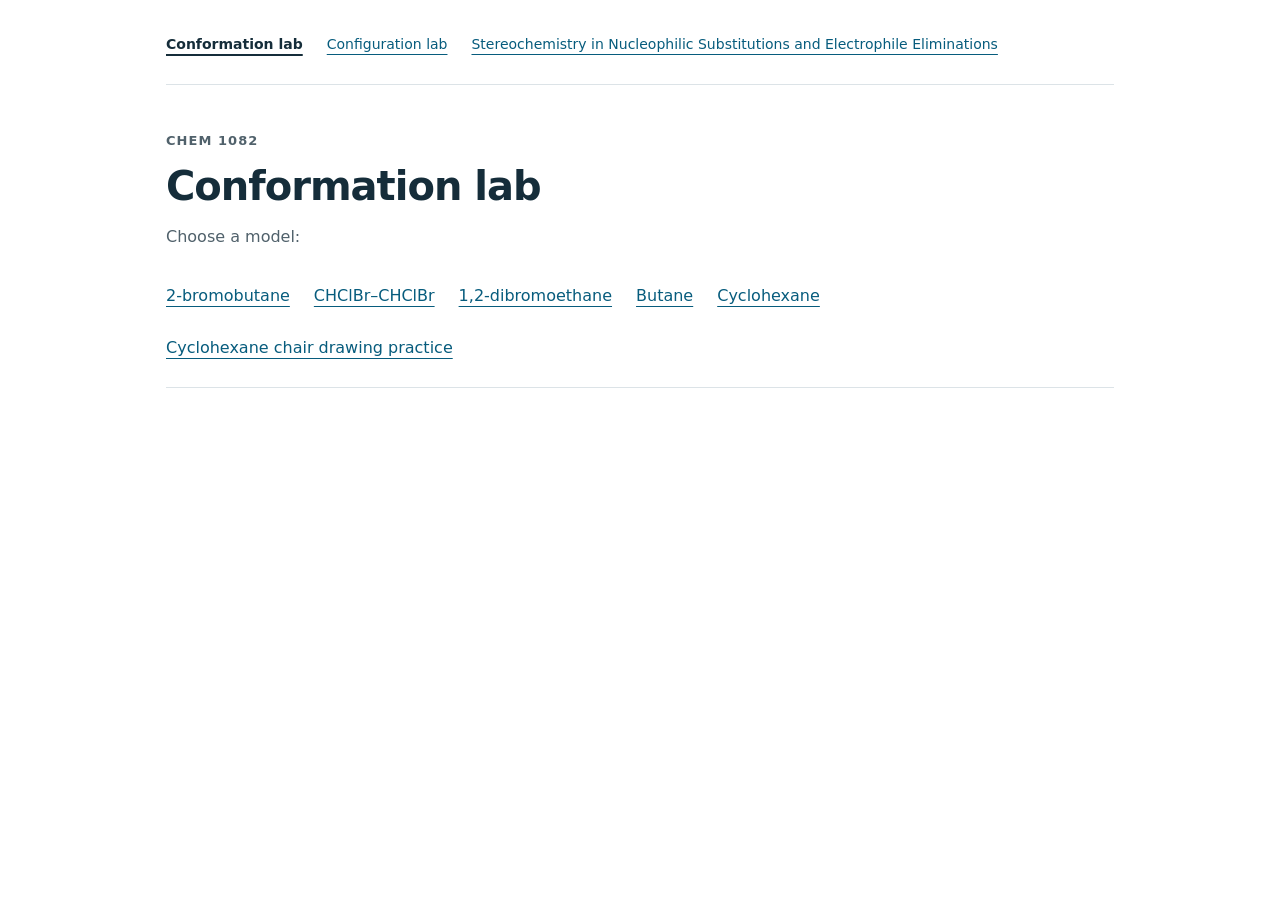
<file: index.html>
<!doctype html>
<html lang="en">
<head>
<meta charset="utf-8">
<meta name="viewport" content="width=device-width, initial-scale=1">
<meta name="description" content="Explore interactive molecular models and cyclohexane chair drawing practice for the CHEM 1082 conformation lab.">
<title>Conformation lab · CHEM 1082</title>
<style>
:root{color-scheme:light dark;--bg:light-dark(#fff,#181818);--text:light-dark(#152d3a,#edf3f6);--muted:light-dark(#50616b,#b5c1c8);--line:light-dark(#dce3e7,#424b50);--accent:light-dark(#075c7d,#88d7f4)}
*{box-sizing:border-box}body{max-width:980px;margin:0 auto;padding:1rem;background:var(--bg);color:var(--text);font-family:system-ui,sans-serif;line-height:1.6}a{color:var(--accent);text-underline-offset:5px}a:focus-visible{outline:2px solid currentColor;outline-offset:5px}.intro{padding:28px 0 18px}.course{font-size:13px;letter-spacing:.08em;font-weight:600;color:var(--muted);margin:0 0 10px}h1{font-size:clamp(28px,4.5vw,40px);line-height:1.2;font-weight:600;letter-spacing:-.025em;margin:0 0 14px}.intro>p:last-child{margin:0;color:var(--muted)}.model-nav{display:flex;flex-wrap:wrap;gap:8px 24px;align-items:center;padding:6px 0 18px;border-bottom:1px solid var(--line)}.model-nav a{display:inline-flex;align-items:center;min-height:44px;font-size:16px}@media(max-width:600px){.intro{padding-top:20px}.model-nav{align-items:flex-start;flex-direction:column;gap:8px}}
.lab-nav{display:flex;flex-wrap:wrap;gap:8px 24px;align-items:center;padding:6px 0 18px;margin:0 0 18px;border-bottom:1px solid var(--line)}.lab-nav a{display:inline-flex;align-items:center;min-height:44px;font-size:14px;min-width:0;max-width:100%;overflow-wrap:anywhere}.lab-nav a[aria-current="page"]{color:inherit;text-decoration-thickness:2px;font-weight:600}
</style>
</head>
<body>
<nav class="lab-nav" aria-label="Stereochemistry labs"><a href="./index.html" aria-current="page">Conformation lab</a><a href="./configuration.html">Configuration lab</a><a href="./substitutions-eliminations.html">Stereochemistry in Nucleophilic Substitutions and Electrophile Eliminations</a></nav>
<main>
<header class="intro"><p class="course">CHEM 1082</p><h1>Conformation lab</h1><p>Choose a model:</p></header>
<nav class="model-nav" aria-label="Interactive molecular models">
<a href="./bromobutane.html">2-bromobutane</a>
<a href="./newman.html">CHClBr–CHClBr</a>
<a href="./dibromoethane.html">1,2-dibromoethane</a>
<a href="./butane.html">Butane</a>
<a href="./cyclohexane.html">Cyclohexane</a>
<a href="./chair-practice.html">Cyclohexane chair drawing practice</a>
</nav>
</main>
</body>
</html>
</file>
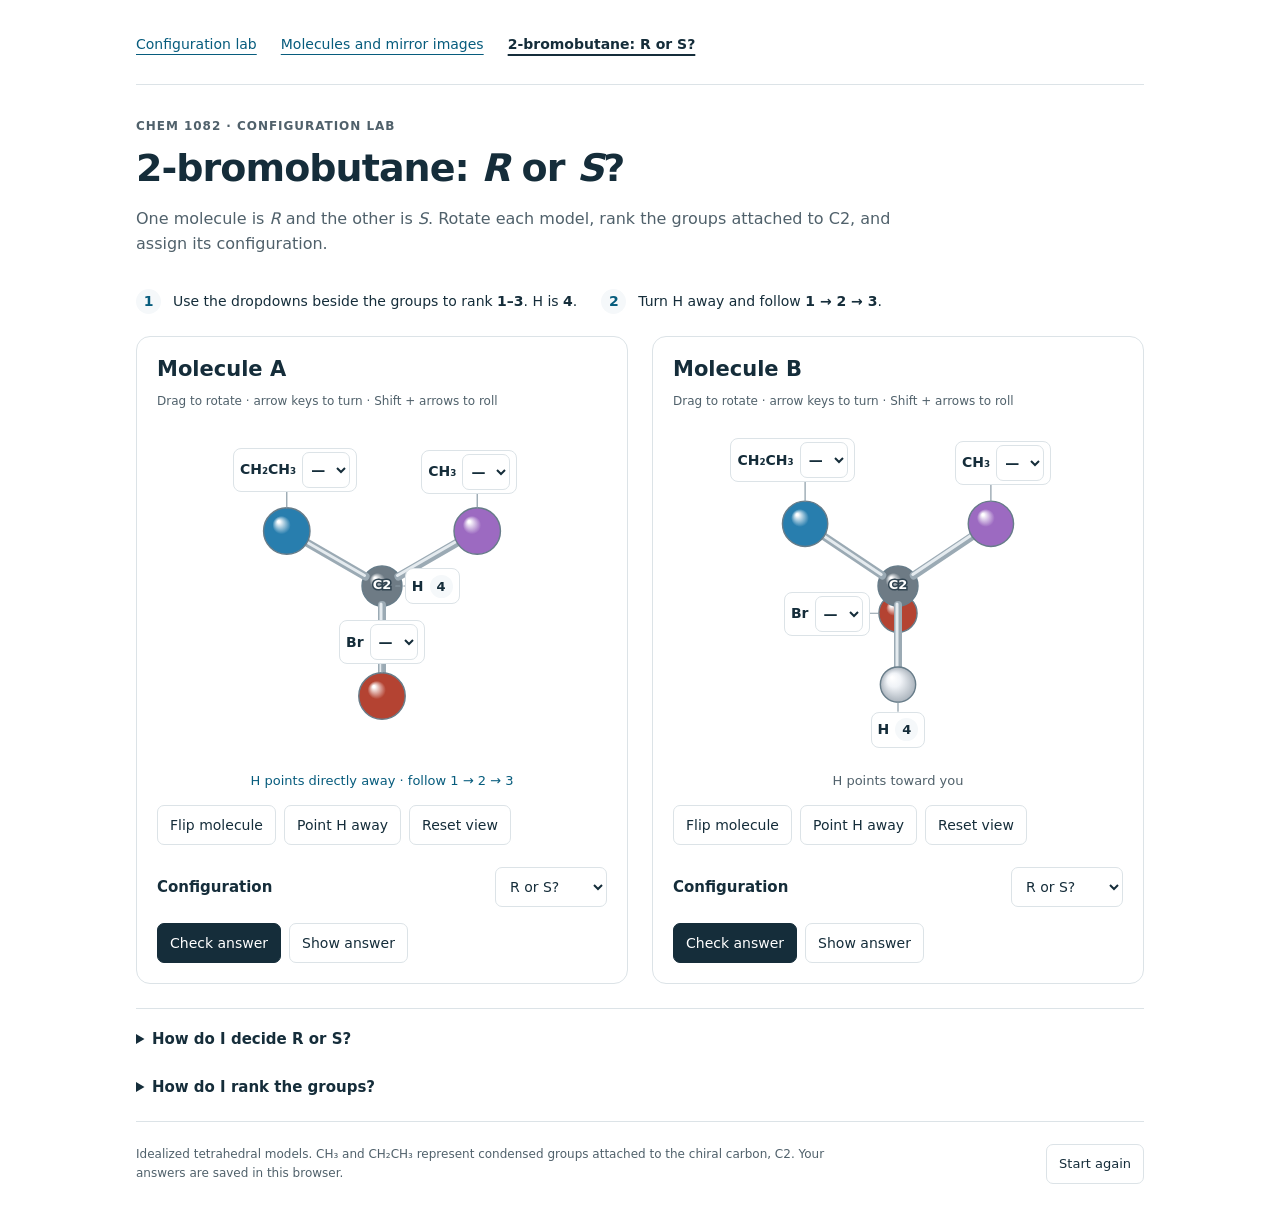
<file: bromobutane-rs.html>
<!doctype html>
<html lang="en">
<head>
<meta charset="utf-8">
<meta name="viewport" content="width=device-width, initial-scale=1">
<meta name="description" content="Rotate the R and S enantiomers of 2-bromobutane, rank the groups around C2, and practice assigning absolute configuration.">
<title>2-bromobutane: R or S? · Configuration lab</title>
<link rel="stylesheet" href="./bromobutane-rs.css?v=3">
<script src="./bromobutane-rs-core.js" defer></script>
<script src="./bromobutane-rs.js?v=4" defer></script>
</head>
<body>
<nav class="lab-nav" aria-label="Configuration lab navigation">
  <a href="./configuration.html">Configuration lab</a>
  <a href="./mirror-images.html">Molecules and mirror images</a>
  <a href="./bromobutane-rs.html" aria-current="page">2-bromobutane: R or S?</a>
</nav>
<main>
<header class="intro">
  <p class="course">CHEM 1082 · CONFIGURATION LAB</p>
  <h1>2-bromobutane: <i>R</i> or <i>S</i>?</h1>
  <p>One molecule is <i>R</i> and the other is <i>S</i>. Rotate each model, rank the groups attached to C2, and assign its configuration.</p>
</header>
<div class="instructions"><span class="step">1</span><span>Use the dropdowns beside the groups to rank <strong>1–3</strong>. H is <strong>4</strong>.</span><span class="step">2</span><span>Turn H away and follow <strong>1 → 2 → 3</strong>.</span></div>
<div class="molecule-grid" id="molecule-grid"></div>
<section class="help" aria-label="Configuration help">
  <details><summary>How do I decide R or S?</summary>
    <p>With the lowest-priority group, H, pointing away from you, follow 1 → 2 → 3. Clockwise is <i>R</i>; counterclockwise is <i>S</i>. A flip rotates the entire model, so its configuration stays the same.</p>
  </details>
  <details><summary>How do I rank the groups?</summary>
    <p>Start with the atom directly bonded to C2: a higher atomic number gives a higher priority. If two groups begin with the same atom, compare the atoms attached to those atoms, in decreasing atomic number, until you find a difference. Exclude the bond back to C2.</p>
    <p><a href="https://openstax.org/books/organic-chemistry/pages/5-5-sequence-rules-for-specifying-configuration" target="_blank" rel="noopener noreferrer">Cahn–Ingold–Prelog sequence rules · OpenStax</a></p>
  </details>
</section>
<footer><p>Idealized tetrahedral models. CH₃ and CH₂CH₃ represent condensed groups attached to the chiral carbon, C2. Your answers are saved in this browser.</p><button type="button" id="start-again">Start again</button></footer>
<noscript><p>Enable JavaScript to rotate the molecules and check your answers.</p></noscript>
</main>
</body>
</html>
</file>
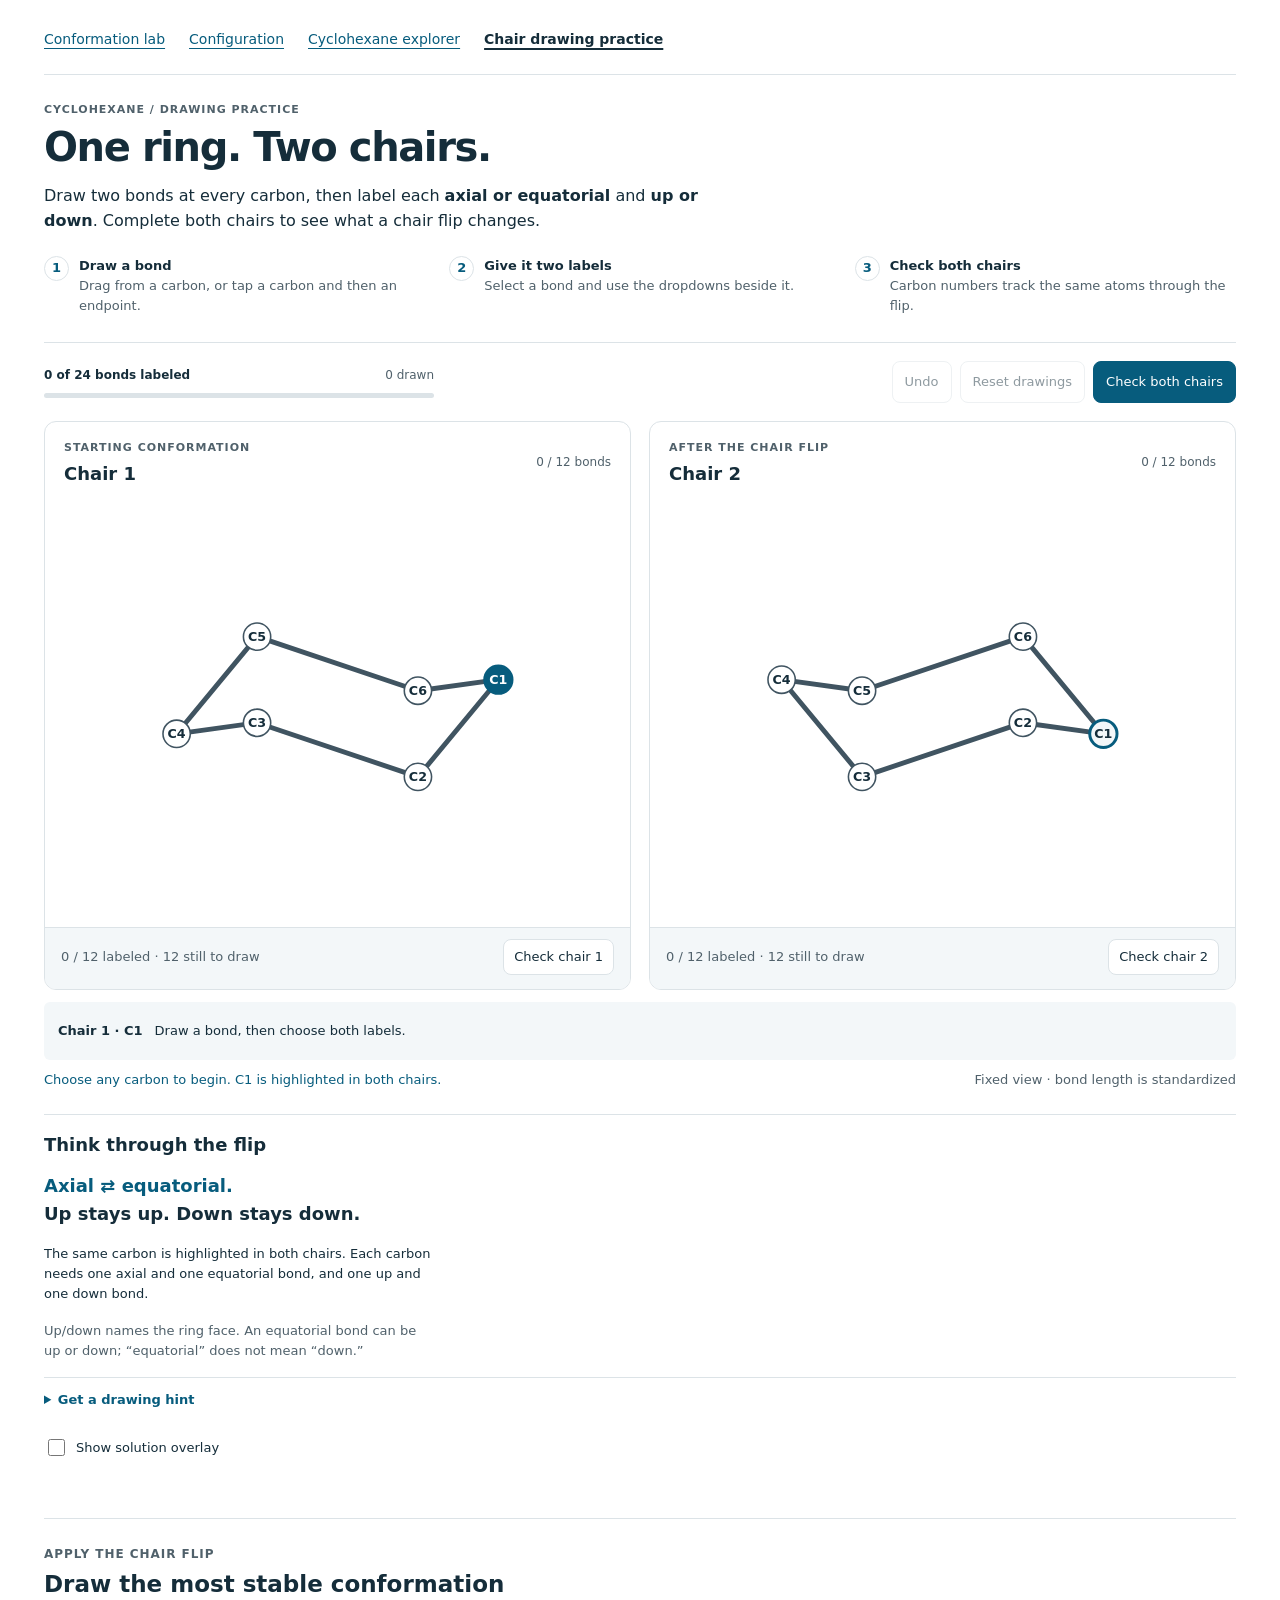
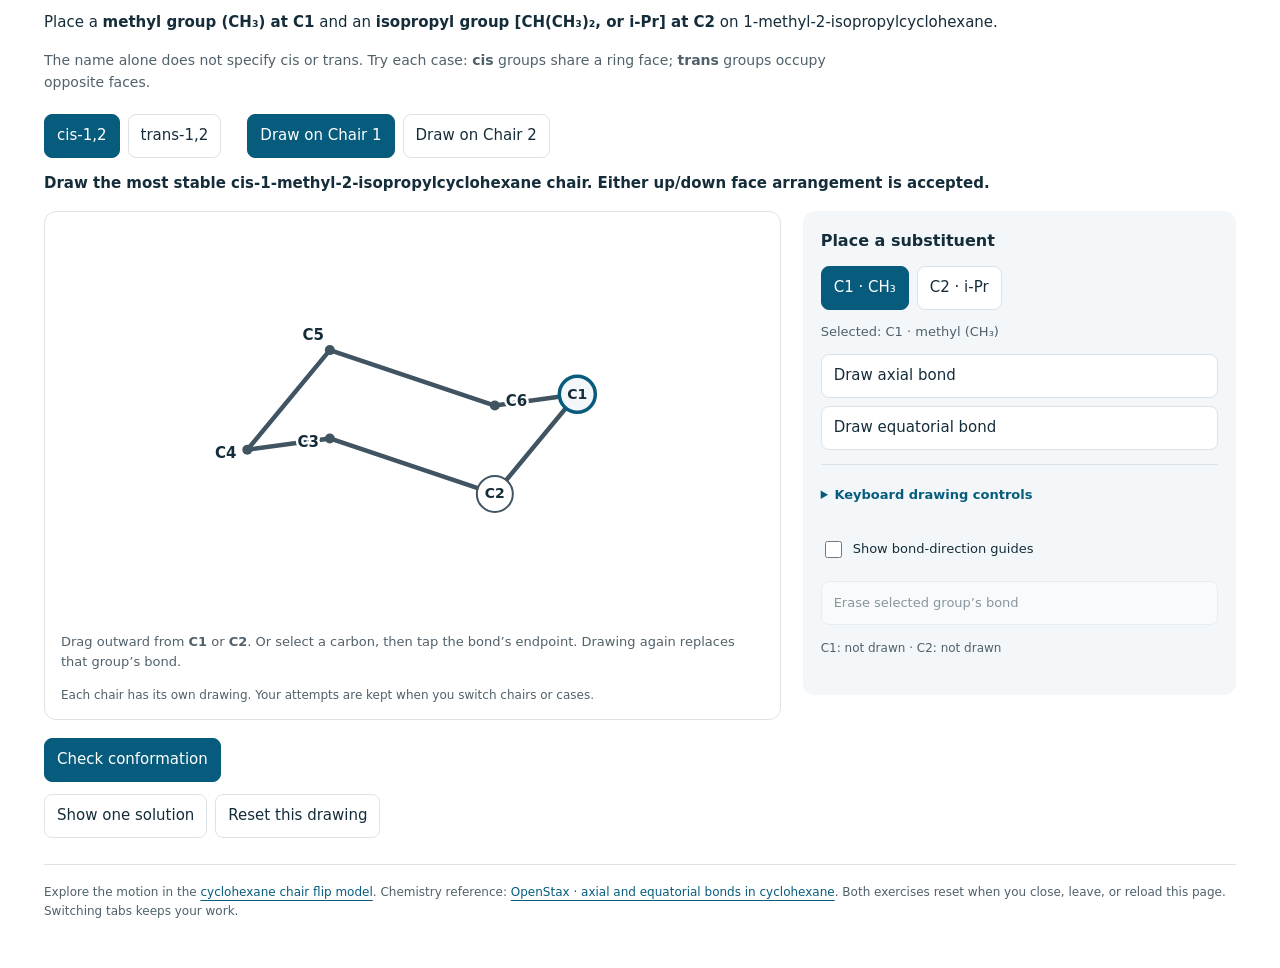
<file: chair-practice.html>
<!doctype html>
<html lang="en">
<head>
  <meta charset="utf-8">
  <meta name="viewport" content="width=device-width, initial-scale=1">
  <meta name="description" content="Draw and label the axial and equatorial bonds in both cyclohexane chair conformations, with interactive feedback.">
  <title>Cyclohexane · Draw the chair bonds</title>
  <link rel="stylesheet" href="./chair-practice.css?v=20261016-adjacent">
  <link rel="stylesheet" href="./practice-question.css?v=20261016-adjacent">
  <script defer src="./chair-core.js"></script>
  <script defer src="./chair-practice.js?v=20261019-reset"></script>
  <script defer src="./practice-question.js?v=20261019-reset"></script>
</head>
<body>
<nav class="model-nav" aria-label="Stereochemistry models">
  <a href="./index.html">Conformation lab</a>
  <a href="./configuration.html">Configuration</a>
  <a href="./cyclohexane.html">Cyclohexane explorer</a>
  <a href="./chair-practice.html" aria-current="page">Chair drawing practice</a>
</nav>
<main id="chair-practice">
  <header class="intro">
    <p class="eyebrow">Cyclohexane / drawing practice</p>
    <h1>One ring. Two chairs.</h1>
    <p>Draw two bonds at every carbon, then label each <strong>axial or equatorial</strong> and <strong>up or down</strong>. Complete both chairs to see what a chair flip changes.</p>
  </header>
  <ol class="steps" aria-label="How to practice">
    <li><span>1</span><div><strong>Draw a bond</strong><br>Drag from a carbon, or tap a carbon and then an endpoint.</div></li>
    <li><span>2</span><div><strong>Give it two labels</strong><br>Select a bond and use the dropdowns beside it.</div></li>
    <li><span>3</span><div><strong>Check both chairs</strong><br>Carbon numbers track the same atoms through the flip.</div></li>
  </ol>
  <div class="practice-toolbar">
    <div class="progress-block"><div><strong id="overall-progress">0 of 24 bonds labeled</strong><span id="drawn-progress">0 drawn</span></div><progress id="completion-progress" max="24" value="0" aria-label="Bonds drawn and labeled">0 of 24</progress></div>
    <div class="toolbar-actions"><button type="button" id="undo" disabled>Undo</button><button type="button" id="reset">Reset drawings</button><button type="button" id="check-both" class="primary">Check both chairs</button></div>
  </div>
  <div class="drawing-grid">
    <section class="chair-panel" aria-labelledby="chair-0-heading">
      <div class="panel-heading"><div><p class="eyebrow">Starting conformation</p><h2 id="chair-0-heading">Chair 1</h2></div><span id="chair-0-progress" class="panel-count">0 / 12 bonds</span></div>
      <div class="chair-stage">
        <svg id="chair-0" class="chair-canvas" viewBox="0 0 600 420" role="group" aria-labelledby="chair-0-title chair-0-description"><title id="chair-0-title">Chair 1 bond drawing</title><desc id="chair-0-description">Choose C1 through C6 and draw two bonds at each carbon. Select a bond to open its label dropdowns beside the drawing. Use Enter or Space to select a carbon or bond.</desc><g class="drawing"></g></svg>
        <svg id="bond-label-leader" class="bond-label-leader" aria-hidden="true" hidden><line></line></svg>
        <div id="bond-label-editor" class="bond-label-editor" role="group" aria-labelledby="bond-label-heading" hidden>
          <div class="bond-label-heading"><strong id="bond-label-heading">C1 · bond A</strong><div class="bond-label-actions"><button type="button" id="delete-bond" class="delete-bond" aria-label="Delete selected bond">Delete</button><button type="button" id="close-bond-labels" aria-label="Close bond labels">×</button></div></div>
          <div class="bond-label-fields">
            <label for="inline-type-select">Orientation<select id="inline-type-select"><option value="">Choose…</option><option value="axial">Axial</option><option value="equatorial">Equatorial</option></select></label>
            <label for="inline-face-select">Ring face<select id="inline-face-select"><option value="">Choose…</option><option value="up">Up</option><option value="down">Down</option></select></label>
          </div>
        </div>
      </div>
      <div class="panel-bottom"><span id="chair-0-feedback" class="small muted">Draw two bonds at each carbon.</span><button type="button" data-check="0" class="compact">Check chair 1</button></div>
    </section>
    <section class="chair-panel" aria-labelledby="chair-1-heading">
      <div class="panel-heading"><div><p class="eyebrow">After the chair flip</p><h2 id="chair-1-heading">Chair 2</h2></div><span id="chair-1-progress" class="panel-count">0 / 12 bonds</span></div>
      <div class="chair-stage"><svg id="chair-1" class="chair-canvas" viewBox="0 0 600 420" role="group" aria-labelledby="chair-1-title chair-1-description"><title id="chair-1-title">Chair 2 bond drawing</title><desc id="chair-1-description">The same six numbered carbons in the flipped chair. Draw and label two bonds independently at each carbon. Select a bond to open its label dropdowns beside the drawing.</desc><g class="drawing"></g></svg></div>
      <div class="panel-bottom"><span id="chair-1-feedback" class="small muted">Draw two bonds at each carbon.</span><button type="button" data-check="1" class="compact">Check chair 2</button></div>
    </section>
  </div>
  <div id="bond-feedback" class="bond-feedback" aria-live="polite"><strong id="selected-description">Chair 1 · C1</strong><strong id="bond-result-label" hidden></strong><span id="bond-feedback-message">Draw a bond, then choose both labels.</span></div>
  <section id="review-section" class="review-section" aria-labelledby="review-heading" hidden><div class="panel-heading"><h2 id="review-heading">Your feedback</h2><p id="review-summary" class="small"></p></div><p class="small muted">Choose a carbon below to inspect its bonds. Direction, orientation label, and face label are checked separately.</p><div id="review-grid" class="review-grid"></div></section>
  <div class="drawing-caption"><p id="drawing-status" role="status" aria-live="polite">Choose any carbon to begin. C1 is highlighted in both chairs.</p><span class="small muted">Fixed view · bond length is standardized</span></div>
  <section class="learning-panel" aria-labelledby="learning-heading">
      <h2 id="learning-heading">Think through the flip</h2>
      <p><strong>Axial ⇄ equatorial.</strong><br><strong>Up stays up. Down stays down.</strong></p>
      <p class="small">The same carbon is highlighted in both chairs. Each carbon needs one axial and one equatorial bond, and one up and one down bond.</p>
      <p class="small muted">Up/down names the ring face. An equatorial bond can be up or down; “equatorial” does not mean “down.”</p>
      <details id="hint"><summary>Get a drawing hint</summary><p class="small">The six axial bonds are parallel and alternate up/down around the ring. Equatorial bonds point outward, roughly along an extension of a nearby C–C bond. At the same carbon, the equatorial bond is on the opposite face from its axial bond.</p></details>
      <label class="solution-toggle"><input type="checkbox" id="show-solution">Show solution overlay</label>
      <p id="solution-note" class="small muted" hidden>Dashed lines show the correct directions. Select a carbon to see its answer labels. Your drawings remain underneath.</p>
      <p id="flip-comparison" class="comparison" hidden></p>
  </section>
  <section id="substituent-practice"></section>
  <p class="references">Explore the motion in the <a href="./cyclohexane.html">cyclohexane chair flip model</a>. Chemistry reference: <a href="https://openstax.org/books/organic-chemistry/pages/4-6-axial-and-equatorial-bonds-in-cyclohexane" target="_blank" rel="noopener">OpenStax · axial and equatorial bonds in cyclohexane</a>. Both exercises reset when you close, leave, or reload this page. Switching tabs keeps your work.</p>
  <noscript><p>This exercise needs JavaScript to draw and check bonds. Enable JavaScript and reload the page.</p></noscript>
</main>
</body>
</html>
</file>
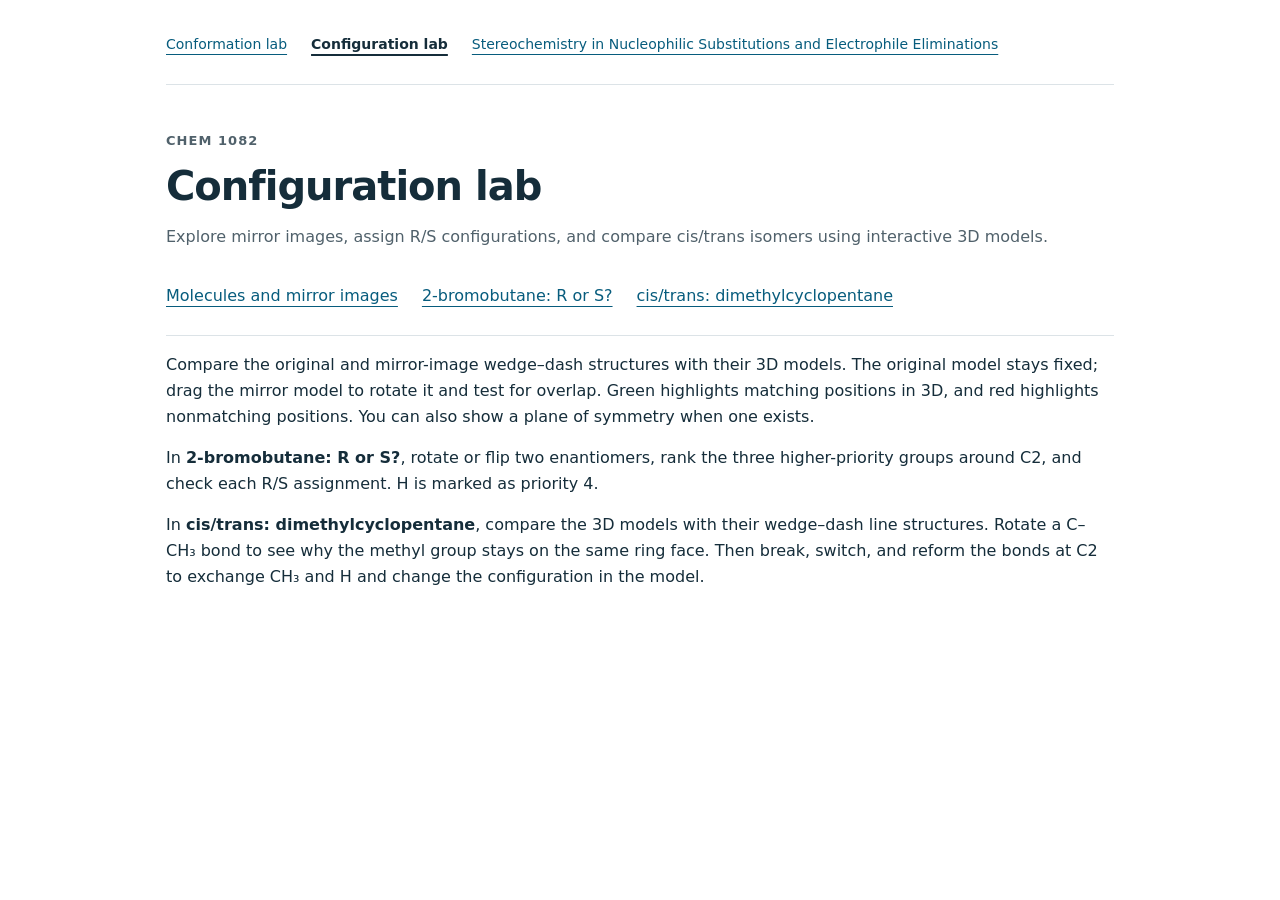
<file: configuration.html>
<!doctype html>
<html lang="en">
<head>
<meta charset="utf-8">
<meta name="viewport" content="width=device-width, initial-scale=1">
<meta name="description" content="CHEM 1082 configuration lab: explore mirror images, practice R/S assignments, and compare cis/trans dimethylcyclopentane with interactive 3D models and wedge–dash structures.">
<title>Configuration lab · CHEM 1082</title>
<style>
:root{color-scheme:light dark;--bg:light-dark(#fff,#181818);--text:light-dark(#152d3a,#edf3f6);--muted:light-dark(#50616b,#b5c1c8);--line:light-dark(#dce3e7,#424b50);--accent:light-dark(#075c7d,#88d7f4)}
*{box-sizing:border-box}body{max-width:980px;margin:0 auto;padding:1rem;background:var(--bg);color:var(--text);font-family:system-ui,sans-serif;line-height:1.6}a{color:var(--accent);text-underline-offset:5px}a:focus-visible{outline:2px solid currentColor;outline-offset:5px}.intro{padding:28px 0 18px}.course{font-size:13px;letter-spacing:.08em;font-weight:600;color:var(--muted);margin:0 0 10px}h1{font-size:clamp(28px,4.5vw,40px);line-height:1.2;font-weight:600;letter-spacing:-.025em;margin:0 0 14px}.intro>p:last-child{margin:0;color:var(--muted)}.model-nav{display:flex;flex-wrap:wrap;gap:8px 24px;align-items:center;padding:6px 0 18px;border-bottom:1px solid var(--line)}.model-nav a{display:inline-flex;align-items:center;min-height:44px;font-size:16px}@media(max-width:600px){.intro{padding-top:20px}.model-nav{align-items:flex-start;flex-direction:column;gap:8px}}
.lab-nav{display:flex;flex-wrap:wrap;gap:8px 24px;align-items:center;padding:6px 0 18px;margin:0 0 18px;border-bottom:1px solid var(--line)}.lab-nav a{display:inline-flex;align-items:center;min-height:44px;font-size:14px;min-width:0;max-width:100%;overflow-wrap:anywhere}.lab-nav a[aria-current="page"]{color:inherit;text-decoration-thickness:2px;font-weight:600}
</style>
</head>
<body>
<nav class="lab-nav" aria-label="Stereochemistry labs"><a href="./index.html">Conformation lab</a><a href="./configuration.html" aria-current="page">Configuration lab</a><a href="./substitutions-eliminations.html">Stereochemistry in Nucleophilic Substitutions and Electrophile Eliminations</a></nav>
<main>
<header class="intro"><p class="course">CHEM 1082</p><h1>Configuration lab</h1><p>Explore mirror images, assign R/S configurations, and compare cis/trans isomers using interactive 3D models.</p></header>
<nav class="model-nav" aria-label="Configuration models"><a href="./mirror-images.html">Molecules and mirror images</a><a href="./bromobutane-rs.html">2-bromobutane: R or S?</a><a href="./dimethylcyclopentane.html">cis/trans: dimethylcyclopentane</a></nav>
<p>Compare the original and mirror-image wedge–dash structures with their 3D models. The original model stays fixed; drag the mirror model to rotate it and test for overlap. Green highlights matching positions in 3D, and red highlights nonmatching positions. You can also show a plane of symmetry when one exists.</p>
<p>In <strong>2-bromobutane: R or S?</strong>, rotate or flip two enantiomers, rank the three higher-priority groups around C2, and check each R/S assignment. H is marked as priority 4.</p>
<p>In <strong>cis/trans: dimethylcyclopentane</strong>, compare the 3D models with their wedge–dash line structures. Rotate a C–CH₃ bond to see why the methyl group stays on the same ring face. Then break, switch, and reform the bonds at C2 to exchange CH₃ and H and change the configuration in the model.</p>
</main>
</body>
</html>
</file>
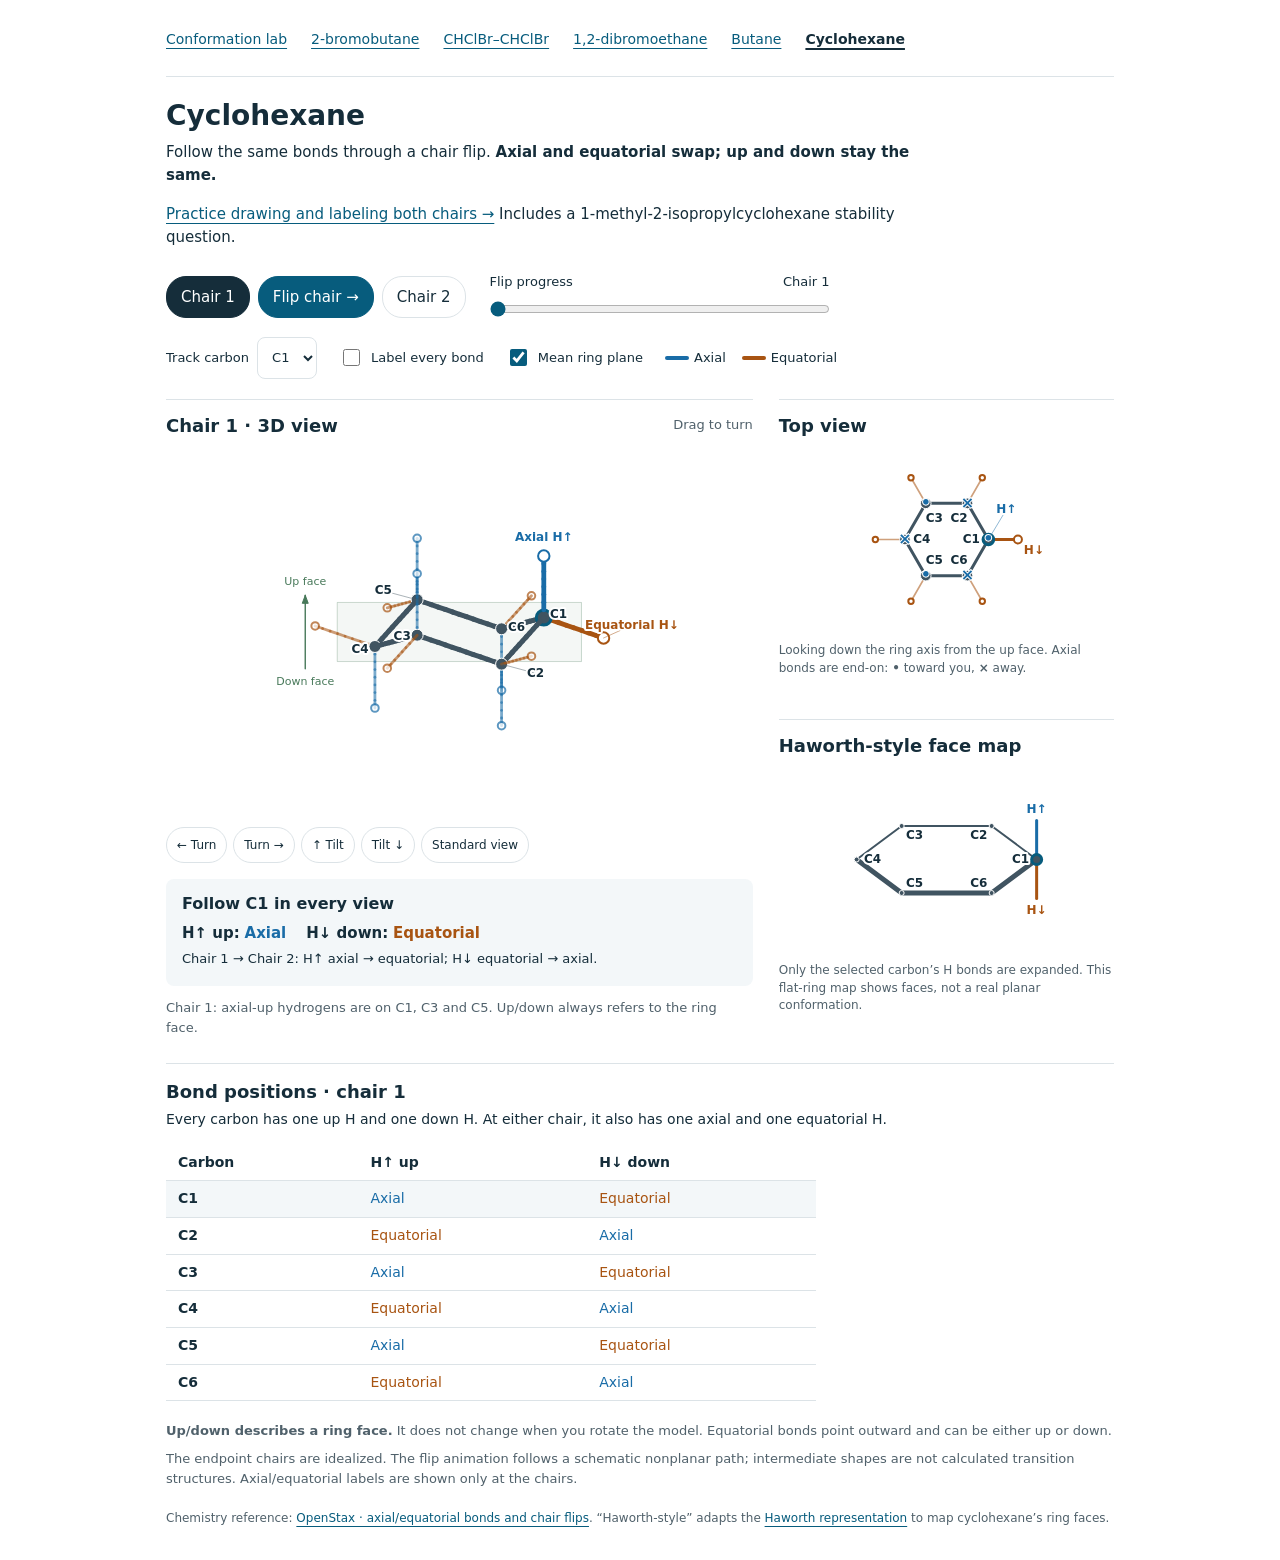
<file: cyclohexane.html>
<!doctype html>
<html lang="en">
<head>
<meta charset="utf-8">
<meta name="viewport" content="width=device-width, initial-scale=1">
<meta name="description" content="Explore cyclohexane chair flips, axial and equatorial bonds, up and down ring faces, and linked top and Haworth-style views.">
<title>Cyclohexane · Chair flip lab</title>
<style>
:root{color-scheme:light dark;--bg:light-dark(#fff,#181818);--ink:light-dark(#152d3a,#edf3f6);--muted:light-dark(#50616b,#b5c1c8);--line:light-dark(#dce3e7,#424b50);--link:light-dark(#075c7d,#88d7f4);--ax:light-dark(#196ca7,#7cc7ff);--eq:light-dark(#a85412,#ffb774);--move:light-dark(#687782,#b4c2cc);--soft:light-dark(#f3f7f9,#222a2e);--carbon:light-dark(#405461,#b8c7d0);--hydrogen:light-dark(#fff,#29343b);--face:light-dark(#48795a,#a6d3b0)}
*{box-sizing:border-box}body{max-width:980px;margin:0 auto;padding:1rem;background:var(--bg);color:var(--ink);font:15px/1.55 system-ui,sans-serif}a{color:var(--link);text-underline-offset:4px}.model-nav{display:flex;flex-wrap:wrap;gap:8px 24px;align-items:center;padding:6px 0 18px;margin:0 0 22px;border-bottom:1px solid var(--line)}.model-nav a{display:inline-flex;align-items:center;min-height:36px;font-size:14px}.model-nav a[aria-current="page"]{color:inherit;text-decoration-thickness:2px;font-weight:600}a:focus-visible,button:focus-visible,select:focus-visible,input:focus-visible{outline:3px solid var(--link);outline-offset:3px}h1{font-size:28px;line-height:1.2;margin:0 0 8px;font-weight:600}h2{font-size:18px;line-height:1.3;margin:0;font-weight:600}h3{font-size:16px;margin:0 0 8px}p{margin:8px 0 16px}.intro{max-width:760px}.muted{color:var(--muted)}.small{font-size:13px}.controls{display:flex;flex-wrap:wrap;align-items:center;gap:12px 24px;margin:22px 0 14px}.buttons{display:flex;flex-wrap:wrap;gap:8px}button,select{font:inherit;color:var(--ink);background:var(--bg);border:1px solid var(--line);border-radius:20px;padding:8px 14px;min-height:42px;cursor:pointer}button[aria-pressed="true"]{background:var(--ink);color:var(--bg);border-color:var(--ink)}button.primary{background:var(--link);color:var(--bg);border-color:var(--link)}button:disabled{opacity:.5;cursor:default}select{border-radius:8px;padding:7px 10px}label{display:inline-flex;align-items:center;gap:8px}.progress{display:flex;flex-direction:column;align-items:stretch;gap:3px;flex:1 1 220px;min-width:180px;max-width:340px}.progress span{display:flex;justify-content:space-between;font-size:13px}input[type="range"]{width:100%;accent-color:var(--link);min-height:28px;margin:0}input[type="checkbox"]{accent-color:var(--link);width:17px;height:17px}.options{display:flex;flex-wrap:wrap;gap:8px 22px;align-items:center;margin:0 0 20px;font-size:13px}.options label{min-height:36px}.legend{display:flex;gap:16px;flex-wrap:wrap;font-size:13px}.swatch{display:inline-block;width:24px;height:4px;vertical-align:middle;margin-right:5px;border-radius:3px}.axial{background:var(--ax)}.equatorial{background:var(--eq)}.view-grid{display:grid;grid-template-columns:minmax(0,1.75fr) minmax(285px,1fr);gap:26px}.panel{min-width:0;border-top:1px solid var(--line);padding-top:14px}.panel-heading{display:flex;flex-wrap:wrap;gap:8px 16px;align-items:center;justify-content:space-between}.chair-stage{width:100%;height:390px;display:block;touch-action:none;cursor:grab}.chair-stage.dragging{cursor:grabbing}.map-stage{display:block;width:100%;height:205px}.side-views{display:grid;gap:18px}.side-views p{font-size:12px;color:var(--muted);margin:0;line-height:1.45}.camera-controls{display:flex;gap:6px;flex-wrap:wrap}.camera-controls button{font-size:12px;min-height:36px;padding:6px 10px}.selected-detail{margin-top:16px;padding:13px 16px;background:var(--soft);border-radius:8px}.selected-detail h3{margin-bottom:5px}.selected-detail p{margin:4px 0}.face-row{display:flex;flex-wrap:wrap;gap:8px 20px}.face-label{font-weight:600}.role-axial{color:var(--ax)}.role-equatorial{color:var(--eq)}.role-moving{color:var(--move)}.phase-note{margin:12px 0 0;min-height:40px;font-size:13px;color:var(--muted)}.mapping{margin-top:24px;border-top:1px solid var(--line);padding-top:16px}.mapping-intro{font-size:14px;margin:6px 0 14px}.table-wrap{max-width:650px}table{border-collapse:collapse;width:100%;font-size:14px}th,td{text-align:left;padding:7px 12px;border-bottom:1px solid var(--line)}th{font-weight:600}tr.selected-row{background:var(--soft)}td:first-child{font-weight:600}.notes{font-size:13px;color:var(--muted);margin:20px 0}.notes p{margin:7px 0}.references{font-size:12px;color:var(--muted)}svg text{font:12px system-ui,sans-serif;fill:var(--ink)}svg .number{font-weight:600;paint-order:stroke;stroke:var(--bg);stroke-width:4px;stroke-linejoin:round}svg .bond-label{font-weight:600;paint-order:stroke;stroke:var(--bg);stroke-width:4px;stroke-linejoin:round}svg .ring-bond{stroke:var(--carbon)}svg .axial-bond{stroke:var(--ax)}svg .equatorial-bond{stroke:var(--eq)}svg .moving-bond{stroke:var(--move)}svg .plane{fill:var(--face);fill-opacity:.06;stroke:var(--face);stroke-opacity:.28;stroke-width:1}svg .up-axis{stroke:var(--face);fill:var(--face)}svg .axis-text{fill:var(--face);font-size:11px;paint-order:stroke;stroke:var(--bg);stroke-width:3px}svg .carbon{fill:var(--carbon);stroke:var(--bg);stroke-width:1}svg .hydrogen{fill:var(--hydrogen);stroke-width:2}svg .selected-carbon{stroke:var(--link);stroke-width:3}svg .end-on{font-size:16px;font-weight:700;text-anchor:middle;dominant-baseline:middle;paint-order:stroke;stroke:var(--bg);stroke-width:2px}.sr-only{position:absolute;width:1px;height:1px;padding:0;margin:-1px;overflow:hidden;clip:rect(0,0,0,0);white-space:nowrap;border:0}@media(max-width:740px){.view-grid{grid-template-columns:1fr}.side-views{grid-template-columns:1fr 1fr;gap:20px}.chair-stage{height:370px}.controls{gap:10px 20px}.progress{max-width:none}.map-stage{height:220px}}@media(max-width:530px){body{padding:14px}.model-nav{gap:4px 16px}.side-views{grid-template-columns:1fr}.chair-stage{height:340px}.map-stage{height:240px}.options{gap:6px 16px}.controls>.buttons{width:100%}.progress{flex-basis:100%}th,td{padding:7px}.legend{gap:10px}.panel-heading{align-items:flex-start}h1{font-size:25px}}
</style>
</head>
<body>
<nav class="model-nav" aria-label="Stereochemistry models"><a href="./index.html">Conformation lab</a><a href="./bromobutane.html">2-bromobutane</a><a href="./newman.html">CHClBr–CHClBr</a><a href="./dibromoethane.html">1,2-dibromoethane</a><a href="./butane.html">Butane</a><a href="./cyclohexane.html" aria-current="page">Cyclohexane</a></nav>
<main id="cyclohexane-lab">
<header class="intro"><h1>Cyclohexane</h1><p>Follow the same bonds through a chair flip. <strong>Axial and equatorial swap; up and down stay the same.</strong></p><p><a href="./chair-practice.html">Practice drawing and labeling both chairs →</a> Includes a 1-methyl-2-isopropylcyclohexane stability question.</p></header>
<div class="controls">
  <div class="buttons" aria-label="Chair conformations"><button type="button" data-chair="0" aria-pressed="true">Chair 1</button><button type="button" id="flip" class="primary">Flip chair →</button><button type="button" data-chair="1" aria-pressed="false">Chair 2</button></div>
  <label class="progress"><span><span>Flip progress</span><output id="progress-value">Chair 1</output></span><input id="flip-progress" type="range" min="0" max="100" step="1" value="0" aria-label="Chair flip progress"></label>
</div>
<div class="options">
  <label>Track carbon <select id="selected-carbon" aria-label="Track carbon"><option value="0">C1</option><option value="1">C2</option><option value="2">C3</option><option value="3">C4</option><option value="4">C5</option><option value="5">C6</option></select></label>
  <label><input id="all-labels" type="checkbox">Label every bond</label>
  <label><input id="mean-plane" type="checkbox" checked>Mean ring plane</label>
  <div class="legend" aria-label="Bond colors"><span><i class="swatch axial"></i>Axial</span><span><i class="swatch equatorial"></i>Equatorial</span></div>
</div>
<div class="view-grid">
  <section class="panel"><div class="panel-heading"><h2 id="chair-heading">Chair 1 · 3D view</h2><span class="small muted">Drag to turn</span></div>
    <svg id="chair-view" class="chair-stage" role="img" aria-labelledby="chair-title chair-description"><title id="chair-title">Interactive cyclohexane chair</title><desc id="chair-description"></desc><g class="scene"></g></svg>
    <div class="camera-controls" aria-label="Rotate the 3D model"><button type="button" data-camera="left">← Turn</button><button type="button" data-camera="right">Turn →</button><button type="button" data-camera="up">↑ Tilt</button><button type="button" data-camera="down">Tilt ↓</button><button type="button" data-camera="reset">Standard view</button></div>
    <div class="selected-detail" aria-live="polite"><h3 id="selection-heading">Follow C1</h3><div class="face-row"><span><span class="face-label">H↑ up:</span> <strong id="up-role"></strong></span><span><span class="face-label">H↓ down:</span> <strong id="down-role"></strong></span></div><p class="small" id="swap-detail"></p></div>
    <p class="phase-note" id="phase-note"></p>
  </section>
  <div class="side-views">
    <section class="panel"><h2>Top view</h2><svg id="top-view" class="map-stage" role="img" aria-labelledby="top-title top-description"><title id="top-title">Cyclohexane viewed from the up face</title><desc id="top-description"></desc><g class="scene"></g></svg><p>Looking down the ring axis from the up face. Axial bonds are end-on: <strong>•</strong> toward you, <strong>×</strong> away.</p></section>
    <section class="panel"><h2>Haworth-style face map</h2><svg id="haworth-view" class="map-stage" role="img" aria-labelledby="haworth-title haworth-description"><title id="haworth-title">Haworth-style map of the selected carbon's up and down hydrogens</title><desc id="haworth-description"></desc><g class="scene"></g></svg><p>Only the selected carbon’s H bonds are expanded. This flat-ring map shows faces, not a real planar conformation.</p></section>
  </div>
</div>
<section class="mapping"><h2 id="mapping-heading">Bond positions · Chair 1</h2><p class="mapping-intro">Every carbon has one up H and one down H. At either chair, it also has one axial and one equatorial H.</p><div class="table-wrap"><table aria-labelledby="mapping-heading"><thead><tr><th scope="col">Carbon</th><th scope="col">H↑ up</th><th scope="col">H↓ down</th></tr></thead><tbody id="position-table"></tbody></table></div></section>
<div class="notes"><p><strong>Up/down describes a ring face.</strong> It does not change when you rotate the model. Equatorial bonds point outward and can be either up or down.</p><p>The endpoint chairs are idealized. The flip animation follows a schematic nonplanar path; intermediate shapes are not calculated transition structures. Axial/equatorial labels are shown only at the chairs.</p></div>
<p class="references">Chemistry reference: <a href="https://openstax.org/books/organic-chemistry/pages/4-6-axial-and-equatorial-bonds-in-cyclohexane" target="_blank" rel="noopener">OpenStax · axial/equatorial bonds and chair flips</a>. “Haworth-style” adapts the <a href="https://goldbook.iupac.org/terms/view/H02749" target="_blank" rel="noopener">Haworth representation</a> to map cyclohexane’s ring faces.</p>
</main>
<script id="cyclohexane-core">
(() => {
  const L=1.54, CH=1.09, h=L/6;
  const add=(a,b)=>a.map((v,i)=>v+b[i]);
  const sub=(a,b)=>a.map((v,i)=>v-b[i]);
  const mul=(a,s)=>a.map(v=>v*s);
  const dot=(a,b)=>a.reduce((s,v,i)=>s+v*b[i],0);
  const unit=a=>mul(a,1/Math.hypot(...a));
  const cross=(a,b)=>[a[1]*b[2]-a[2]*b[1],a[2]*b[0]-a[0]*b[2],a[0]*b[1]-a[1]*b[0]];
  const clamp=(x,a,b)=>Math.max(a,Math.min(b,x));
  function ringAt(t){
    t=clamp(t,0,1);
    // A nonplanar puckering route. Intermediate shapes illustrate motion;
    // they are not a force-field trajectory or exact transition structures.
    const z=Array.from({length:6},(_,i)=>h*Math.cos(Math.PI*t)*(i%2?-1:1)+Math.SQRT2*h*Math.sin(Math.PI*t)*Math.cos(2*Math.PI*i/3+Math.PI/6));
    const chords=z.map((v,i)=>Math.sqrt(L*L-(z[(i+1)%6]-v)**2));
    // Put the projected ring on a cyclic polygon, maintaining all C-C lengths.
    let lo=Math.max(...chords)/2+1e-12,hi=2*L;
    for(let k=0;k<60;k++){
      const r=(lo+hi)/2,total=chords.reduce((s,d)=>s+2*Math.asin(d/(2*r)),0);
      if(total>2*Math.PI)lo=r;else hi=r;
    }
    const r=(lo+hi)/2;let angle=0;
    const p=z.map((height,i)=>{const q=[r*Math.cos(angle),r*Math.sin(angle),height];angle+=2*Math.asin(chords[i]/(2*r));return q;});
    const center=p.reduce((sum,q)=>add(sum,mul(q,1/6)),[0,0,0]);
    return p.map(q=>sub(q,center));
  }
  function roleAt(t,i,face){
    if(t>1e-6&&t<1-1e-6)return 'moving';
    const axialUp=(i%2===0)===(t<0.5);
    return (face==='up')===axialUp?'axial':'equatorial';
  }
  function modelAt(t){
    const carbons=ringAt(t),hydrogens=[];
    carbons.forEach((p,i)=>{
      const u=unit(sub(carbons[(i+5)%6],p)),v=unit(sub(carbons[(i+1)%6],p));
      const b=mul(unit(add(u,v)),-1);let n=unit(cross(u,v));if(n[2]<0)n=mul(n,-1);
      for(const face of ['up','down']){
        const d=add(mul(b,1/Math.sqrt(3)),mul(n,(face==='up'?1:-1)*Math.sqrt(2/3)));
        hydrogens.push({id:`c${i+1}-${face}`,carbon:i,face,role:roleAt(t,i,face),direction:d,p:add(p,mul(d,CH))});
      }
    });
    return {carbons,hydrogens};
  }
  const api={L,CH,ringAt,roleAt,modelAt,add,sub,mul,dot,unit,cross,clamp};
  if(typeof module!=='undefined'&&module.exports)module.exports=api;
  else window.CyclohexaneCore=api;
})();

</script>
<script id="cyclohexane-ui">
(() => {
  'use strict';
  const core=window.CyclohexaneCore,root=document.getElementById('cyclohexane-lab');
  const $=s=>root.querySelector(s),ns='http://www.w3.org/2000/svg';
  const views={chair:$('#chair-view'),top:$('#top-view'),haworth:$('#haworth-view')};
  const state={progress:0,selected:0,yaw:0,elevation:14,allLabels:false,plane:true};
  let animation=0,drawFrame=0,target=null,drag=null,tableKey='';
  const storeKey='chem1082:cyclohexane:v1';
  try{
    const old=JSON.parse(localStorage.getItem(storeKey)||'null');
    if(old?.version===1){
      for(const k of ['progress','selected','yaw','elevation'])if(Number.isFinite(old[k]))state[k]=old[k];
      state.progress=core.clamp(state.progress,0,1);state.selected=Math.round(core.clamp(state.selected,0,5));state.elevation=core.clamp(state.elevation,-75,80);
      state.allLabels=old.allLabels===true;state.plane=old.plane!==false;
    }
  }catch(_){}
  function save(){try{localStorage.setItem(storeKey,JSON.stringify({version:1,...state}));}catch(_){}}
  const setText=(el,text)=>{if(el.textContent!==text)el.textContent=text;};
  const el=(tag,attrs={},text)=>{const node=document.createElementNS(ns,tag);Object.entries(attrs).forEach(([k,v])=>node.setAttribute(k,v));if(text!==undefined)node.textContent=text;return node;};
  const roleColor=role=>`var(--${role==='axial'?'ax':role==='equatorial'?'eq':'move'})`;
  const pretty=role=>role==='moving'?'moving':role[0].toUpperCase()+role.slice(1);
  const faceSymbol=face=>face==='up'?'↑':'↓';
  const phase=()=>state.progress<1e-6?'Chair 1':state.progress>1-1e-6?'Chair 2':'Duchair flip';
  function line(a,b,attrs={}){return el('line',{x1:a[0],y1:a[1],x2:b[0],y2:b[1],'stroke-linecap':'round',...attrs});}
  function setup(svg){const w=Math.max(250,svg.clientWidth),h=svg.clientHeight;svg.setAttribute('viewBox',`0 0 ${w} ${h}`);const scene=svg.querySelector('.scene');scene.replaceChildren();return {w,h,scene};}
  function label(scene,x,y,text,attrs={}){scene.append(el('text',{x,y,'text-anchor':'middle','dominant-baseline':'middle',...attrs},text));}
  function project3D(p,w,h){
    const yaw=state.yaw*Math.PI/180,elev=state.elevation*Math.PI/180;
    const x=p[0]*Math.cos(yaw)-p[1]*Math.sin(yaw),y=p[0]*Math.sin(yaw)+p[1]*Math.cos(yaw);
    const scale=Math.min((w-60)/6.9,(h-70)/5.5);
    return [w/2+x*scale,h/2-(p[2]*Math.cos(elev)-y*Math.sin(elev))*scale,y*Math.cos(elev)+p[2]*Math.sin(elev)];
  }
  function placeLabels(scene,specs,w,h,obstacles,reserved=[]){
    const placed=[...reserved];
    for(const spec of specs){
      const width=Math.max(18,spec.text.length*6.5),height=17;
      const offsets=[[0,0],[0,-19],[0,19],[22,0],[-22,0],[22,-20],[-22,20],[0,-38],[0,38],[36,18],[-36,-18]];
      let best=null,bestCost=Infinity;
      for(const [dx,dy]of offsets){
        const x=core.clamp(spec.x+dx,8+width/2,w-8-width/2),y=core.clamp(spec.y+dy,12,h-12);
        let cost=Math.hypot(dx,dy)*.1;
        for(const q of placed)if(Math.abs(x-q.x)<(width+q.width)/2+3&&Math.abs(y-q.y)<height)cost+=100;
        for(const q of obstacles)if(Math.abs(x-q[0])<width/2+5&&Math.abs(y-q[1])<12)cost+=30;
        if(cost<bestCost){bestCost=cost;best={x,y,width};}
      }
      if(Math.hypot(best.x-spec.anchor[0],best.y-spec.anchor[1])>24)scene.append(line(spec.anchor,[best.x,best.y],{stroke:spec.color||'var(--muted)','stroke-width':.8,opacity:.6}));
      label(scene,best.x,best.y,spec.text,{class:spec.class||'bond-label',fill:spec.color||'var(--ink)',style:`fill:${spec.color||'var(--ink)'}`});
      placed.push(best);
    }
  }
  function drawChair(model){
    const {w,h,scene}=setup(views.chair),project=p=>project3D(p,w,h),parts=[];
    if(state.plane){const corners=[[-2.1,-2.1,0],[2.1,-2.1,0],[2.1,2.1,0],[-2.1,2.1,0]].map(project);scene.append(el('polygon',{points:corners.map(p=>p.slice(0,2).join(',')).join(' '),class:'plane'}));}
    const segmentBond=(a,b,attrs,count=12)=>{
      for(let k=0;k<count;k++){
        const p=project(a.map((v,i)=>v+(b[i]-v)*k/count)),q=project(a.map((v,i)=>v+(b[i]-v)*(k+1)/count));
        parts.push({depth:(p[2]+q[2])/2,node:line(p,q,attrs)});
      }
    };
    model.carbons.forEach((p,i)=>segmentBond(p,model.carbons[(i+1)%6],{class:'ring-bond','stroke-width':5}));
    model.hydrogens.forEach(atom=>{
      const selected=atom.carbon===state.selected;
      segmentBond(model.carbons[atom.carbon],atom.p,{class:`${atom.role}-bond`,'stroke-width':selected?4.8:2.8,opacity:selected?1:.57,'data-bond':atom.id,'data-face':atom.face,'data-role':atom.role},8);
      const p=project(atom.p);
      parts.push({depth:p[2]+.03,node:el('circle',{cx:p[0],cy:p[1],r:selected?5.7:3.8,class:'hydrogen',stroke:roleColor(atom.role),opacity:selected?1:.7,'data-hydrogen':atom.id,'data-face':atom.face,'data-role':atom.role})});
    });
    const cp=model.carbons.map(project);
    cp.forEach((p,i)=>parts.push({depth:p[2]+.04,node:el('circle',{cx:p[0],cy:p[1],r:i===state.selected?7.5:6,class:`carbon${i===state.selected?' selected-carbon':''}`,'data-carbon':i+1})}));
    parts.sort((a,b)=>a.depth-b.depth).forEach(p=>scene.append(p.node));
    const axisA=project([-2.65,0,-.65]),axisB=project([-2.65,0,.65]);
    scene.append(line(axisA,axisB,{class:'up-axis','stroke-width':1.4}));
    const ax=axisB[0]-axisA[0],ay=axisB[1]-axisA[1],len=Math.hypot(ax,ay)||1,ux=ax/len,uy=ay/len;
    scene.append(el('polygon',{points:`${axisB[0]},${axisB[1]} ${axisB[0]-8*ux+3*uy},${axisB[1]-8*uy-3*ux} ${axisB[0]-8*ux-3*uy},${axisB[1]-8*uy+3*ux}`,class:'up-axis'}));
    label(scene,axisB[0],axisB[1]-13,'Up face',{class:'axis-text'});label(scene,axisA[0],axisA[1]+13,'Down face',{class:'axis-text'});
    const specs=[];
    const addH=atom=>{
      const p=project(atom.p),c=cp[atom.carbon],dx=p[0]-c[0],dy=p[1]-c[1],length=Math.hypot(dx,dy)||1;
      const selected=atom.carbon===state.selected;
      const text=selected?`${atom.role==='moving'?'H':pretty(atom.role)+' H'}${faceSymbol(atom.face)}`:`${atom.role==='axial'?'ax':atom.role==='equatorial'?'eq':'H'}${faceSymbol(atom.face)}`;
      specs.push({x:p[0]+dx/length*(selected?30:20),y:p[1]+dy/length*19,text,anchor:p,color:roleColor(atom.role)});
    };
    model.hydrogens.filter(a=>a.carbon===state.selected).forEach(addH);
    cp.forEach((p,i)=>{const x=p[0]-w/2,y=p[1]-h/2,len=Math.hypot(x,y)||1;specs.push({x:p[0]+x/len*15,y:p[1]+y/len*15,text:`C${i+1}`,anchor:p,class:'number'});});
    if(state.allLabels)model.hydrogens.filter(a=>a.carbon!==state.selected).forEach(addH);
    placeLabels(scene,specs,w,h,[...cp,...model.hydrogens.map(a=>project(a.p))],[{x:axisB[0],y:axisB[1]-13,width:50},{x:axisA[0],y:axisA[1]+13,width:65}]);
    views.chair.dataset.progress=state.progress.toFixed(5);views.chair.dataset.camera=`${state.yaw},${state.elevation}`;
  }
  function drawTop(model){
    const {w,h,scene}=setup(views.top),scale=Math.min((w-52)/6,(h-44)/5.6),project=p=>[w/2+p[0]*scale,h/2-p[1]*scale];
    const cp=model.carbons.map(project),specs=[],numberPositions=[];
    cp.forEach((p,i)=>scene.append(line(p,cp[(i+1)%6],{class:'ring-bond','stroke-width':3})));
    for(const atom of model.hydrogens){
      const p=project(atom.p),c=cp[atom.carbon],endOn=Math.hypot(p[0]-c[0],p[1]-c[1])<.01,selected=atom.carbon===state.selected;
      if(!endOn){scene.append(line(c,p,{class:`${atom.role}-bond`,'stroke-width':selected?3:1.7,opacity:selected?1:.55}));scene.append(el('circle',{cx:p[0],cy:p[1],r:selected?4:2.7,class:'hydrogen',stroke:roleColor(atom.role)}));}
    }
    cp.forEach((p,i)=>scene.append(el('circle',{cx:p[0],cy:p[1],r:5.3,class:`carbon${i===state.selected?' selected-carbon':''}`,'data-carbon':i+1})));
    model.hydrogens.forEach(atom=>{
      const p=project(atom.p),c=cp[atom.carbon],endOn=Math.hypot(p[0]-c[0],p[1]-c[1])<.01;
      if(endOn)label(scene,c[0],c[1],atom.face==='up'?'•':'×',{class:'end-on',style:`fill:${roleColor(atom.role)}`,'data-end-on':atom.face,'data-carbon':atom.carbon+1});
      if(atom.carbon===state.selected){
        const radial=[model.carbons[atom.carbon][0],-model.carbons[atom.carbon][1]],l=Math.hypot(...radial)||1;
        const tx=p[0]+radial[0]/l*(endOn?18:16),ty=p[1]+radial[1]/l*(endOn?18:16)+(atom.face==='up'?-11:11);
        specs.push({x:tx,y:ty,text:`H${faceSymbol(atom.face)}`,anchor:p,color:roleColor(atom.role)});
      }
    });
    cp.forEach((p,i)=>{const dx=p[0]-w/2,dy=p[1]-h/2,len=Math.hypot(dx,dy)||1,x=p[0]-dx/len*17,y=p[1]-dy/len*17;label(scene,x,y,`C${i+1}`,{class:'number'});numberPositions.push({x,y,width:18});});
    placeLabels(scene,specs,w,h,[...cp,...model.hydrogens.map(a=>project(a.p))],numberPositions);
    views.top.dataset.progress=state.progress.toFixed(5);
  }
  function drawHaworth(){
    const {w,h,scene}=setup(views.haworth),r=Math.min((w-88)/2,90),cy=h/2;
    const points=Array.from({length:6},(_,i)=>[w/2+r*Math.cos(i*Math.PI/3),cy-r*.43*Math.sin(i*Math.PI/3)]);
    points.forEach((p,i)=>{const q=points[(i+1)%6];scene.append(line(p,q,{class:'ring-bond','stroke-width':(p[1]+q[1])/2>cy?5:2}));});
    const p=points[state.selected];
    for(const face of ['up','down']){
      const role=core.roleAt(state.progress,state.selected,face),end=[p[0],p[1]+(face==='up'?-39:39)];
      scene.append(line(p,end,{class:`${role}-bond`,'stroke-width':3,'data-face':face,'data-role':role}));
      label(scene,end[0],end[1]+(face==='up'?-11:12),`H${faceSymbol(face)}`,{class:'bond-label',style:`fill:${roleColor(role)}`});
    }
    points.forEach((p,i)=>{scene.append(el('circle',{cx:p[0],cy:p[1],r:i===state.selected?5:2.5,class:`carbon${i===state.selected?' selected-carbon':''}`,'data-carbon':i+1}));const dx=p[0]-w/2,dy=p[1]-cy,len=Math.hypot(dx,dy)||1;label(scene,p[0]-dx/len*16,p[1]-dy/len*16,`C${i+1}`,{class:'number'});});
    views.haworth.dataset.selected=state.selected+1;
  }
  function updateText(){
    const current=phase(),moving=current==='Duchair flip',up=core.roleAt(state.progress,state.selected,'up'),down=core.roleAt(state.progress,state.selected,'down');
    $('#flip-progress').value=Math.round(state.progress*100);setText($('#progress-value'),moving?`${Math.round(state.progress*100)}%`:current);
    $('#selected-carbon').value=state.selected;$('#all-labels').checked=state.allLabels;$('#mean-plane').checked=state.plane;
    root.querySelectorAll('[data-chair]').forEach(button=>button.setAttribute('aria-pressed',String(Math.abs(state.progress-Number(button.dataset.chair))<1e-6)));
    setText($('#flip'),animation?'Pause flip':target!==null?'Continue flip':state.progress>=.5?'← Flip chair':'Flip chair →');
    setText($('#chair-heading'),`${current} · 3D view`);setText($('#selection-heading'),`Follow C${state.selected+1} in every view`);
    for(const [face,role]of [['up',up],['down',down]]){setText($(`#${face}-role`),pretty(role));$(`#${face}-role`).className=`role-${role}`;}
    const a=core.roleAt(0,state.selected,'up'),b=core.roleAt(1,state.selected,'up');
    setText($('#swap-detail'),`Chair 1 → Chair 2: H↑ ${a} → ${b}; H↓ ${b} → ${a}.`);
    setText($('#phase-note'),moving?'During the schematic flip the ring stays nonplanar. Follow H↑ and H↓; axial/equatorial labels return at each chair.':`${current}: axial-up hydrogens are on ${current==='Chair 1'?'C1, C3 and C5':'C2, C4 and C6'}. Up/down always refers to the ring face.`);
    setText($('#chair-description'),`${current}. Cyclohexane with numbered carbons and twelve hydrogens. At C${state.selected+1}, the up hydrogen is ${up} and the down hydrogen is ${down}. Drag or use rotation buttons to turn the model.`);
    setText($('#top-description'),`True orthographic top view along the ring axis from the up face. At C${state.selected+1}, up H is ${up} and down H is ${down}. At a chair, axial bonds overlap the carbon in this view.`);
    setText($('#haworth-description'),`Schematic face map, not a planar molecular conformation. C${state.selected+1} has one up and one down hydrogen. Their up/down positions remain fixed during the chair flip; their axial/equatorial roles change.`);
    const key=`${current}:${state.selected}`;
    if(key!==tableKey){
      tableKey=key;setText($('#mapping-heading'),`Bond positions · ${current.toLowerCase()}`);const tbody=$('#position-table');tbody.replaceChildren();
      for(let i=0;i<6;i++){
        const row=document.createElement('tr');if(i===state.selected)row.className='selected-row';
        const carbon=document.createElement('th');carbon.scope='row';carbon.textContent=`C${i+1}`;row.append(carbon);
        for(const face of ['up','down']){const role=core.roleAt(state.progress,i,face),cell=document.createElement('td');cell.textContent=pretty(role);cell.className=`role-${role}`;row.append(cell);}
        tbody.append(row);
      }
    }
  }
  function render(){const model=core.modelAt(state.progress);drawChair(model);drawTop(model);drawHaworth();updateText();}
  function requestDraw(){if(!drawFrame)drawFrame=requestAnimationFrame(()=>{drawFrame=0;render();});}
  function stop(){cancelAnimationFrame(animation);animation=0;}
  function goTo(destination){
    stop();target=destination;
    if(matchMedia('(prefers-reduced-motion: reduce)').matches){state.progress=destination;target=null;render();save();return;}
    const start=state.progress,begin=performance.now(),duration=Math.max(450,Math.abs(destination-start)*2800);
    function tick(now){
      const t=Math.min(1,(now-begin)/duration),ease=t*t*(3-2*t);state.progress=start+(destination-start)*ease;
      if(t<1)animation=requestAnimationFrame(tick);else{animation=0;state.progress=destination;target=null;save();}
      render();
    }
    animation=requestAnimationFrame(tick);updateText();
  }
  $('#flip').addEventListener('click',()=>{if(animation){stop();render();save();}else goTo(target===null?(state.progress<.5?1:0):target);});
  root.querySelectorAll('[data-chair]').forEach(button=>button.addEventListener('click',()=>goTo(Number(button.dataset.chair))));
  $('#flip-progress').addEventListener('input',event=>{stop();target=null;state.progress=Number(event.target.value)/100;requestDraw();});
  $('#flip-progress').addEventListener('change',save);
  $('#selected-carbon').addEventListener('change',event=>{state.selected=Number(event.target.value);render();save();});
  $('#all-labels').addEventListener('change',event=>{state.allLabels=event.target.checked;render();save();});
  $('#mean-plane').addEventListener('change',event=>{state.plane=event.target.checked;render();save();});
  root.querySelectorAll('[data-camera]').forEach(button=>button.addEventListener('click',()=>{
    const action=button.dataset.camera;if(action==='reset'){state.yaw=0;state.elevation=14;}else if(action==='left'||action==='right')state.yaw+=action==='left'?-15:15;else state.elevation=core.clamp(state.elevation+(action==='up'?10:-10),-75,80);
    render();save();
  }));
  views.chair.addEventListener('pointerdown',event=>{if(event.button!==0||drag)return;drag={id:event.pointerId,x:event.clientX,y:event.clientY};views.chair.setPointerCapture(event.pointerId);views.chair.classList.add('dragging');});
  views.chair.addEventListener('pointermove',event=>{if(!drag||drag.id!==event.pointerId)return;state.yaw+=(event.clientX-drag.x)*.5;state.elevation=core.clamp(state.elevation-(event.clientY-drag.y)*.35,-75,80);drag.x=event.clientX;drag.y=event.clientY;requestDraw();});
  function finishDrag(event){if(!drag||drag.id!==event.pointerId)return;drag=null;views.chair.classList.remove('dragging');if(views.chair.hasPointerCapture(event.pointerId))views.chair.releasePointerCapture(event.pointerId);save();}
  for(const event of ['pointerup','pointercancel','lostpointercapture'])views.chair.addEventListener(event,finishDrag);
  new ResizeObserver(requestDraw).observe(root);render();
})();

</script>
</body>
</html>
</file>
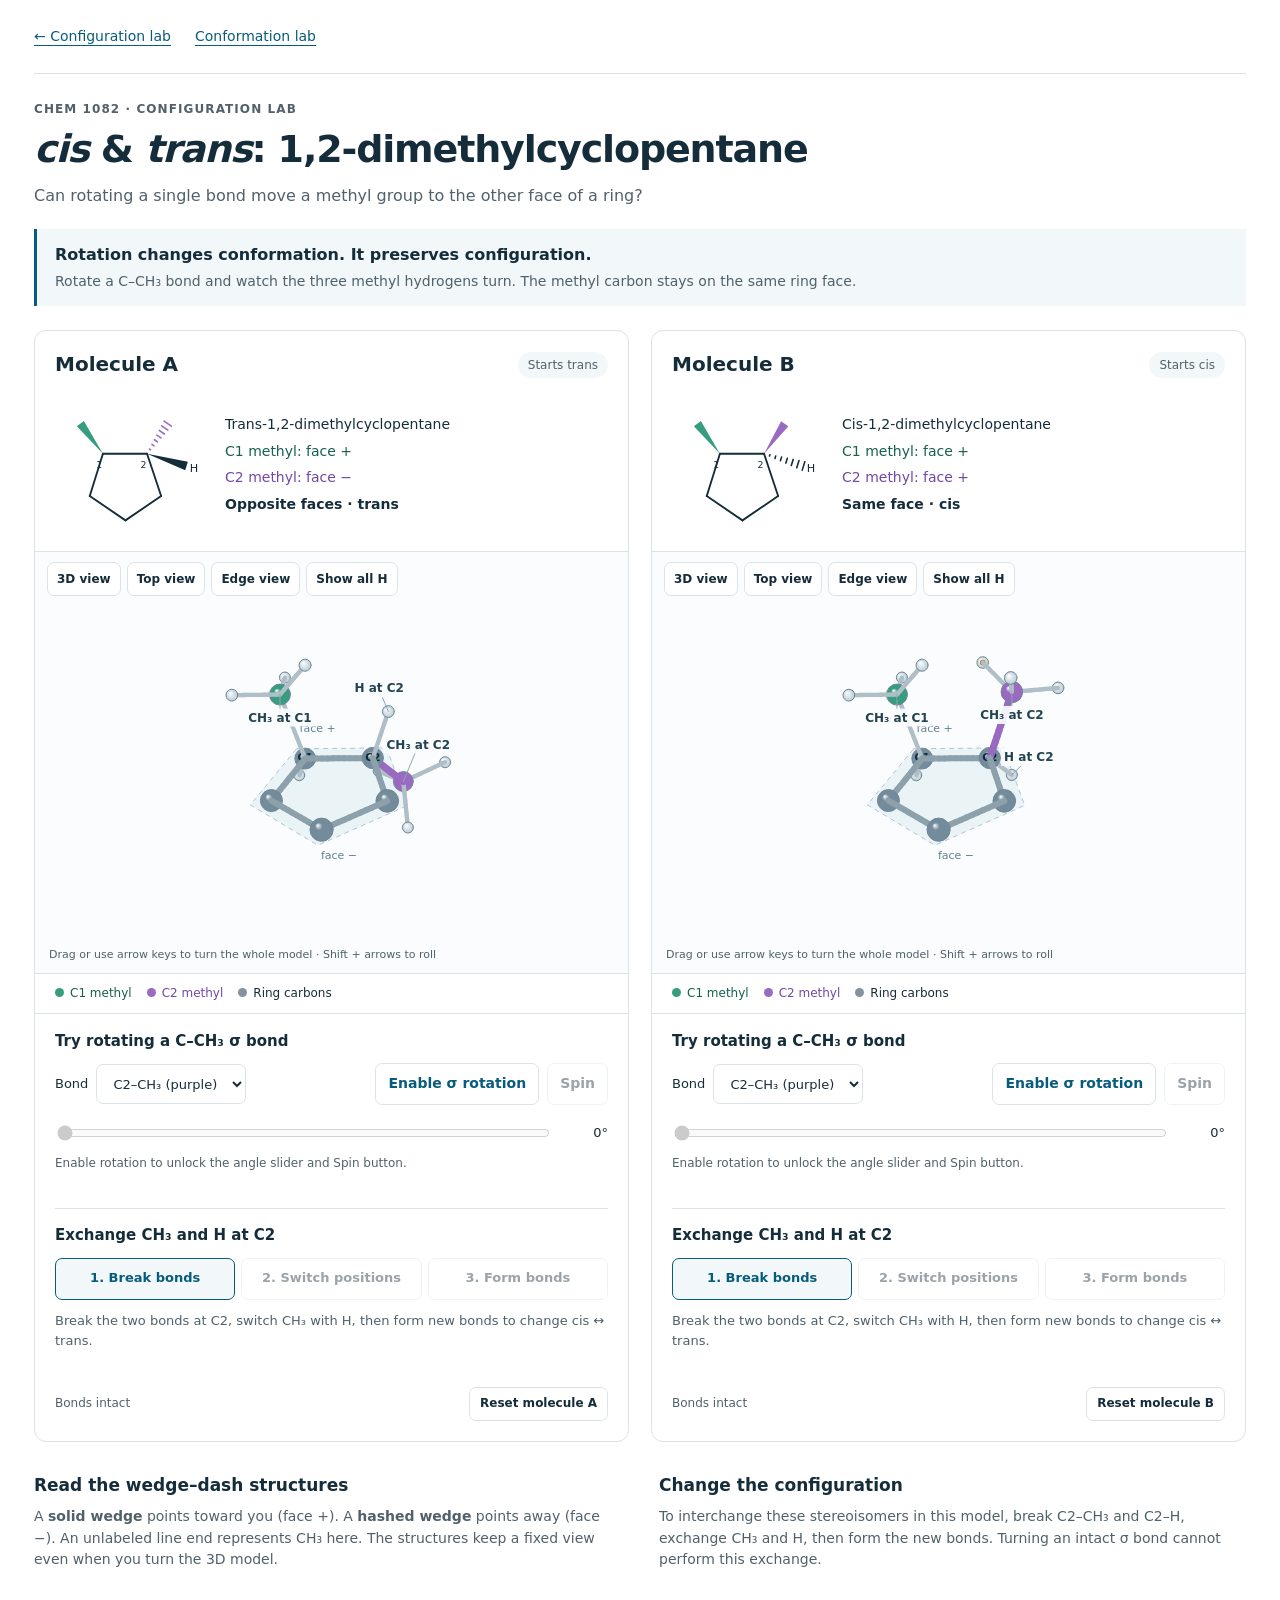
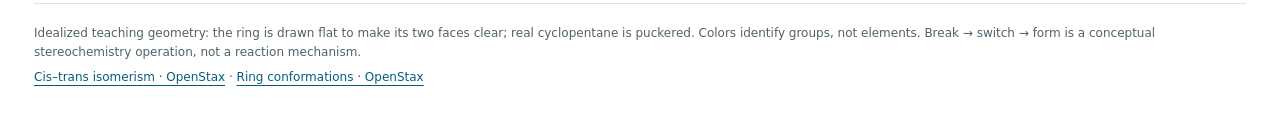
<file: dimethylcyclopentane.html>
<!doctype html>
<html lang="en">
<head>
<meta charset="utf-8">
<meta name="viewport" content="width=device-width, initial-scale=1">
<meta name="description" content="Compare cis and trans 1,2-dimethylcyclopentane in 3D and wedge–dash structures. Rotate a methyl sigma bond, then break, switch, and form bonds to change configuration.">
<title>cis/trans dimethylcyclopentane · Configuration lab</title>
<link rel="stylesheet" href="./dimethylcyclopentane.css?v=1">
<script src="./dimethylcyclopentane-core.js?v=1" defer></script>
<script src="./dimethylcyclopentane.js?v=2" defer></script>
</head>
<body>
<nav class="lab-nav" aria-label="Configuration lab navigation"><a href="./configuration.html">← Configuration lab</a><a href="./index.html">Conformation lab</a></nav>
<main>
<header class="intro"><p class="course">CHEM 1082 · CONFIGURATION LAB</p><h1><i>cis</i> &amp; <i>trans</i>: 1,2-dimethylcyclopentane</h1><p>Can rotating a single bond move a methyl group to the other face of a ring?</p></header>
<div class="takeaway"><strong>Rotation changes conformation. It preserves configuration.</strong><p>Rotate a C–CH₃ bond and watch the three methyl hydrogens turn. The methyl carbon stays on the same ring face.</p></div>
<div class="molecule-grid" id="molecule-grid"></div>
<section class="reading" aria-label="How to read the models">
<div><h2>Read the wedge–dash structures</h2><p>A <strong>solid wedge</strong> points toward you (face +). A <strong>hashed wedge</strong> points away (face −). An unlabeled line end represents CH₃ here. The structures keep a fixed view even when you turn the 3D model.</p></div>
<div><h2>Change the configuration</h2><p>To interchange these stereoisomers in this model, break C2–CH₃ and C2–H, exchange CH₃ and H, then form the new bonds. Turning an intact σ bond cannot perform this exchange.</p></div>
</section>
<footer><p>Idealized teaching geometry: the ring is drawn flat to make its two faces clear; real cyclopentane is puckered. Colors identify groups, not elements. Break → switch → form is a conceptual stereochemistry operation, not a reaction mechanism.</p><p><a href="https://openstax.org/books/organic-chemistry/pages/4-2-cis-trans-isomerism-in-cycloalkanes" target="_blank" rel="noopener noreferrer">Cis–trans isomerism · OpenStax</a> · <a href="https://openstax.org/books/organic-chemistry/pages/4-4-conformations-of-cycloalkanes" target="_blank" rel="noopener noreferrer">Ring conformations · OpenStax</a></p></footer>
<noscript><p>Enable JavaScript to view and interact with the molecular models.</p></noscript>
</main>
</body>
</html>
</file>
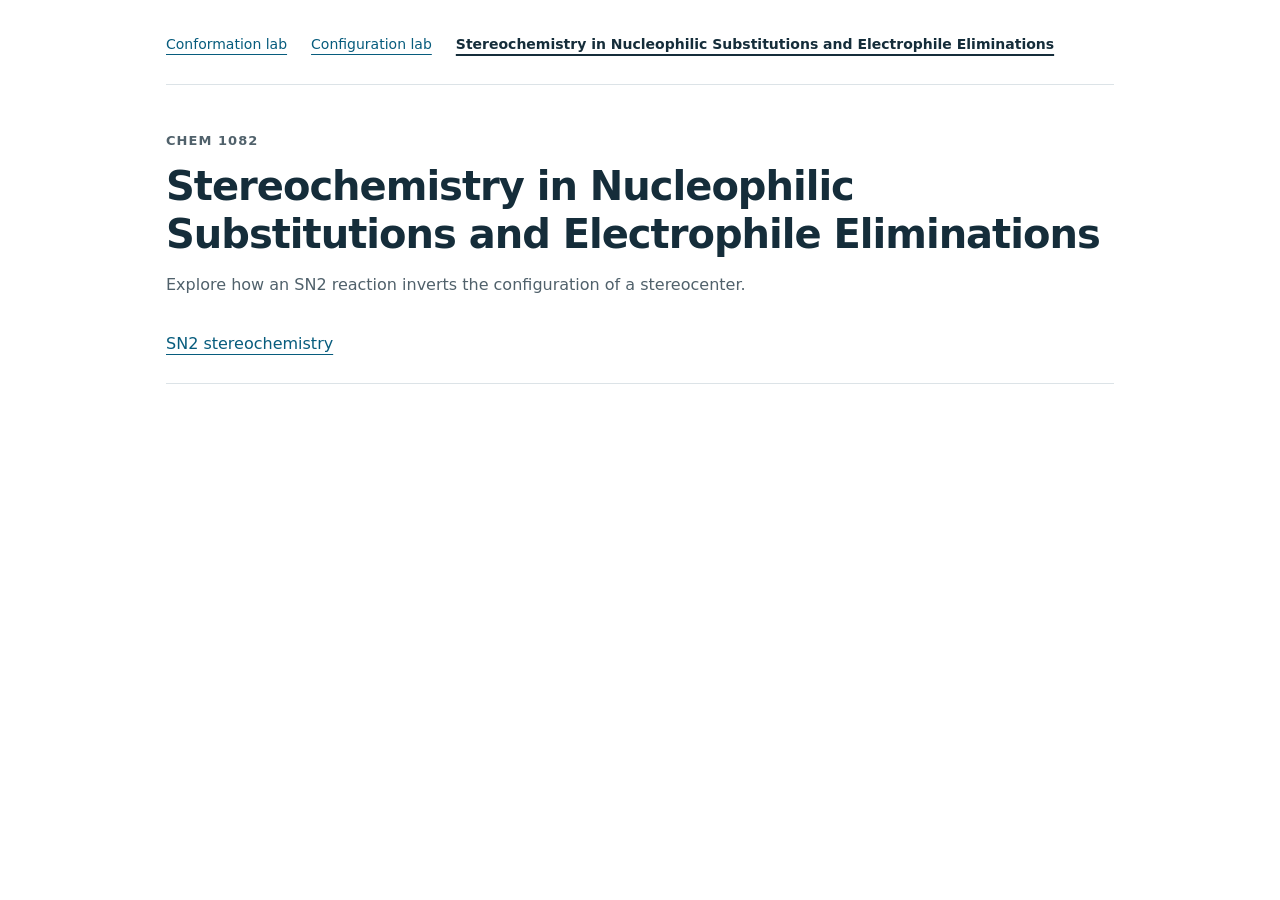
<file: substitutions-eliminations.html>
<!doctype html>
<html lang="en">
<head>
<meta charset="utf-8">
<meta name="viewport" content="width=device-width, initial-scale=1">
<meta name="description" content="CHEM 1082: Stereochemistry in Nucleophilic Substitutions and Electrophile Eliminations.">
<title>Stereochemistry in Nucleophilic Substitutions and Electrophile Eliminations · CHEM 1082</title>
<style>
:root{color-scheme:light dark;--bg:light-dark(#fff,#181818);--text:light-dark(#152d3a,#edf3f6);--muted:light-dark(#50616b,#b5c1c8);--line:light-dark(#dce3e7,#424b50);--accent:light-dark(#075c7d,#88d7f4)}
*{box-sizing:border-box}body{max-width:980px;margin:0 auto;padding:1rem;background:var(--bg);color:var(--text);font-family:system-ui,sans-serif;line-height:1.6}a{color:var(--accent);text-underline-offset:5px}a:focus-visible{outline:2px solid currentColor;outline-offset:5px}.intro{padding:28px 0 18px}.course{font-size:13px;letter-spacing:.08em;font-weight:600;color:var(--muted);margin:0 0 10px}h1{font-size:clamp(28px,4.5vw,40px);line-height:1.2;font-weight:600;letter-spacing:-.025em;margin:0 0 14px}.intro>p:last-child{margin:0;color:var(--muted)}.model-nav{display:flex;flex-wrap:wrap;gap:8px 24px;align-items:center;padding:6px 0 18px;border-bottom:1px solid var(--line)}.model-nav a{display:inline-flex;align-items:center;min-height:44px;font-size:16px}@media(max-width:600px){.intro{padding-top:20px}.model-nav{align-items:flex-start;flex-direction:column;gap:8px}}
.lab-nav{display:flex;flex-wrap:wrap;gap:8px 24px;align-items:center;padding:6px 0 18px;margin:0 0 18px;border-bottom:1px solid var(--line)}.lab-nav a{display:inline-flex;align-items:center;min-height:44px;font-size:14px;min-width:0;max-width:100%;overflow-wrap:anywhere}.lab-nav a[aria-current="page"]{color:inherit;text-decoration-thickness:2px;font-weight:600}
</style>
</head>
<body>
<nav class="lab-nav" aria-label="Stereochemistry labs"><a href="./index.html">Conformation lab</a><a href="./configuration.html">Configuration lab</a><a href="./substitutions-eliminations.html" aria-current="page">Stereochemistry in Nucleophilic Substitutions and Electrophile Eliminations</a></nav>
<main>
<header class="intro"><p class="course">CHEM 1082</p><h1>Stereochemistry in Nucleophilic Substitutions and Electrophile Eliminations</h1><p>Explore how an SN2 reaction inverts the configuration of a stereocenter.</p></header>
<nav class="model-nav" aria-label="Reaction models"><a href="./sn2-stereochemistry.html">SN2 stereochemistry</a></nav>
</main>
</body>
</html>
</file>
<file: bromobutane-rs.css>
:root{color-scheme:light dark;--bg:light-dark(#fff,#181818);--text:light-dark(#152d3a,#edf3f6);--muted:light-dark(#50616b,#b5c1c8);--line:light-dark(#dce3e7,#424b50);--accent:light-dark(#075c7d,#88d7f4);--soft:light-dark(#f5f8fa,#20282d);--good:light-dark(#147448,#7bdfac);--bad:light-dark(#a53229,#ff9d94)}
.model-stage{position:relative}
.atom-controls{position:absolute;inset:0;pointer-events:none;overflow:clip}
.atom-controls .atom-label{position:absolute;display:inline-flex;align-items:center;gap:6px;padding:3px 6px;border:1px solid var(--line);border-radius:8px;background:var(--bg);color:var(--text);font-size:14px;font-weight:600;line-height:1.2;white-space:nowrap;pointer-events:auto}
.atom-controls .atom-label select{width:48px;min-width:48px;height:36px;min-height:36px;padding:2px 4px;font-size:14px;font-weight:600;cursor:pointer}
.atom-controls .hydrogen-label{min-height:36px;pointer-events:none}
.atom-controls .fixed-rank{display:inline-flex;align-items:center;justify-content:center;width:23px;height:23px;min-height:23px;padding:0;border:0;border-radius:50%;background:var(--soft);font-size:13px}
.model-stage .model-canvas{height:360px}
@media(max-width:730px){.model-stage .model-canvas{height:340px}.atom-controls .atom-label{font-size:13px}}
*{box-sizing:border-box}body{max-width:1040px;margin:0 auto;padding:16px;background:var(--bg);color:var(--text);font-family:system-ui,sans-serif;line-height:1.6}a{color:var(--accent);text-underline-offset:5px}a:focus-visible,button:focus-visible,select:focus-visible,canvas:focus-visible,summary:focus-visible{outline:3px solid var(--accent);outline-offset:4px}.lab-nav{display:flex;flex-wrap:wrap;gap:8px 24px;align-items:center;padding:6px 0 18px;margin-bottom:18px;border-bottom:1px solid var(--line)}.lab-nav a{display:inline-flex;align-items:center;min-height:44px;font-size:14px}.lab-nav a[aria-current=page]{color:inherit;text-decoration-thickness:2px;font-weight:600}.intro{padding:14px 0 18px}.course{font-size:12px;letter-spacing:.08em;font-weight:600;color:var(--muted);margin:0 0 10px}h1{font-size:clamp(27px,4.5vw,38px);line-height:1.2;font-weight:600;letter-spacing:-.025em;margin:0 0 14px}.intro>p:last-child{margin:0;color:var(--muted);max-width:800px}.instructions{display:flex;flex-wrap:wrap;align-items:center;gap:8px 12px;font-size:14px;padding:14px 0 22px}.step{display:inline-grid;place-items:center;flex:none;width:25px;height:25px;border-radius:50%;background:var(--soft);color:var(--accent);font-weight:700}.step:nth-of-type(3){margin-left:12px}.molecule-grid{display:grid;grid-template-columns:1fr 1fr;gap:24px}.molecule{min-width:0;border:1px solid var(--line);border-radius:14px;padding:20px}.molecule h2{font-size:21px;font-weight:600;line-height:1.2;margin:0}.model-header{display:flex;gap:12px;justify-content:space-between;align-items:center}.answer-tag{font-weight:600;font-size:14px;color:var(--good)}.drag-hint{font-size:12px;color:var(--muted);margin:10px 0 0}.model-canvas{width:100%;height:320px;display:block;cursor:grab;touch-action:none;border-radius:8px}.model-canvas:active{cursor:grabbing}.orientation{min-height:26px;margin:0 0 8px;font-size:13px;color:var(--muted);text-align:center}.orientation[data-away=true]{color:var(--accent)}.view-buttons{display:flex;flex-wrap:wrap;gap:8px;margin-bottom:22px}button,select{font:inherit;font-size:14px;color:var(--text);background:var(--bg);border:1px solid var(--line);border-radius:7px;min-height:40px}button{padding:7px 12px;cursor:pointer}button:hover{background:var(--soft)}button.primary{color:var(--bg);background:var(--text);border-color:var(--text)}button.primary:hover{opacity:.88}select{padding:6px 30px 6px 10px;min-width:88px}fieldset{border:0;margin:0;padding:0}legend{font-size:15px;font-weight:600;padding:0;margin-bottom:10px}.rank-list{display:grid;grid-template-columns:1fr auto;align-items:center;gap:8px 12px}.rank-list label{display:flex;align-items:center;gap:9px;font-size:14px}.swatch{width:11px;height:11px;border-radius:50%;display:inline-block;flex:none;border:1px solid #88949c}.rank-list small{font-size:12px;color:var(--muted)}.fixed-rank{font-size:14px;min-height:40px;display:flex;align-items:center;padding-left:13px;border-top:1px solid var(--line)}.hydrogen-label{min-height:40px;border-top:1px solid var(--line)}.assignment{display:flex;gap:10px;align-items:center;justify-content:space-between;margin:16px 0}.assignment label{font-size:15px;font-weight:600}.actions{display:flex;gap:8px;flex-wrap:wrap}.feedback{font-size:14px;line-height:1.55;margin:14px 0 0}.feedback:empty{display:none}.feedback p{margin:5px 0}.feedback[data-status=correct]{color:var(--good)}.feedback[data-status=incorrect]{color:var(--bad)}select[aria-invalid=true]{border-color:var(--bad)}.help{margin-top:24px;padding:8px 0;border-top:1px solid var(--line);border-bottom:1px solid var(--line)}details{padding:10px 0}summary{cursor:pointer;font-size:15px;font-weight:600;min-height:28px}details p{font-size:14px;max-width:780px;margin:10px 0;color:var(--muted)}footer{display:flex;gap:24px;align-items:center;justify-content:space-between;margin:22px 0 10px}footer p{font-size:12px;color:var(--muted);max-width:740px;margin:0}footer button{flex:none;font-size:13px}@media(max-width:730px){.molecule-grid{grid-template-columns:1fr;gap:20px}.molecule{padding:16px}.instructions{display:grid;grid-template-columns:25px 1fr}.step:nth-of-type(3){margin-left:0}.model-canvas{height:310px}footer{align-items:flex-start;flex-direction:column;gap:12px}.lab-nav{gap:4px 18px}}@media(prefers-reduced-motion:reduce){*{scroll-behavior:auto}}
</file>
<file: chair-practice.css>
:root{color-scheme:light dark;--bg:light-dark(#fff,#181818);--ink:light-dark(#152d3a,#edf3f6);--muted:light-dark(#50616b,#b5c1c8);--line:light-dark(#dce3e7,#424b50);--link:light-dark(#075c7d,#88d7f4);--soft:light-dark(#f3f7f9,#222a2e);--carbon:light-dark(#405461,#b8c7d0);--good:light-dark(#277247,#93d3a8);--good-bg:light-dark(#eff8f2,#20362a);--bad:light-dark(#a74620,#ffb18c);--bad-bg:light-dark(#fff5ed,#3e2c24);--ax:light-dark(#196ca7,#7cc7ff);--eq:light-dark(#a85412,#ffb774)}
*{box-sizing:border-box}body{max-width:1240px;margin:0 auto;padding:1rem 24px 32px;background:var(--bg);color:var(--ink);font:15px/1.55 system-ui,sans-serif}a{color:var(--link);text-underline-offset:4px}button,input,select{font:inherit}button,select,input[type=number]{color:var(--ink);background:var(--bg);border:1px solid var(--line);border-radius:8px;min-height:42px;padding:8px 12px}button{cursor:pointer;font-weight:500}button:hover:not(:disabled){border-color:var(--link);background:var(--soft)}button:disabled{opacity:.48;cursor:default}button.primary{background:var(--link);color:var(--bg);border-color:var(--link)}button.primary:hover:not(:disabled){filter:brightness(.94);background:var(--link)}button.compact{min-height:36px;font-size:13px;padding:6px 10px;white-space:nowrap}button:focus-visible,a:focus-visible,input:focus-visible,select:focus-visible,summary:focus-visible,svg [tabindex]:focus-visible{outline:3px solid var(--link);outline-offset:3px}select{width:100%;padding-right:22px}h1{font-size:clamp(29px,3.5vw,40px);line-height:1.15;letter-spacing:-.035em;font-weight:650;margin:0 0 14px}h2{font-size:18px;line-height:1.3;font-weight:600;margin:0}p{margin:8px 0 16px}.small{font-size:13px}.muted{color:var(--muted)}.eyebrow{font-size:11px;font-weight:650;letter-spacing:.09em;text-transform:uppercase;color:var(--muted);margin:0 0 6px}.intro{max-width:740px;margin:26px 0 22px}.intro>p:last-child{font-size:16px;max-width:680px}.model-nav{display:flex;flex-wrap:wrap;align-items:center;gap:4px 24px;border-bottom:1px solid var(--line);padding:6px 0 16px}.model-nav a{display:inline-flex;align-items:center;font-size:14px;min-height:36px}.model-nav [aria-current=page]{color:inherit;font-weight:600;text-decoration-thickness:2px}.steps{display:grid;grid-template-columns:repeat(3,1fr);gap:24px;margin:0 0 26px;padding:0;list-style:none}.steps li{display:flex;gap:10px;font-size:13px;color:var(--muted)}.steps li>span{display:flex;align-items:center;justify-content:center;width:25px;height:25px;flex:0 0 25px;border:1px solid var(--line);border-radius:50%;color:var(--link);font-weight:600}.steps strong{color:var(--ink);font-weight:600}.practice-toolbar{display:flex;align-items:center;justify-content:space-between;gap:20px;border-top:1px solid var(--line);padding:18px 0}.progress-block{flex:1;max-width:390px;min-width:200px}.progress-block>div{display:flex;align-items:center;justify-content:space-between;gap:10px;font-size:12px}.progress-block>div span{color:var(--muted)}progress{display:block;width:100%;height:5px;margin-top:8px;border:0;border-radius:9px;overflow:hidden;background:var(--line);accent-color:var(--link)}progress::-webkit-progress-bar{background:var(--line)}progress::-webkit-progress-value{background:var(--link)}progress::-moz-progress-bar{background:var(--link)}.toolbar-actions{display:flex;gap:8px;flex-wrap:wrap}.toolbar-actions button{font-size:13px}.drawing-grid{display:grid;grid-template-columns:1fr 1fr;gap:18px}.chair-panel{border:1px solid var(--line);border-radius:12px;overflow:hidden;min-width:0}.panel-heading{display:flex;align-items:center;justify-content:space-between;gap:14px}.chair-panel>.panel-heading{padding:17px 19px 0}.panel-count{font-size:12px;color:var(--muted);white-space:nowrap}.chair-canvas{display:block;width:100%;height:auto;aspect-ratio:600/420;touch-action:none;user-select:none;-webkit-user-select:none;overflow:visible}.chair-canvas.armed{cursor:crosshair}.chair-canvas [data-carbon],.chair-canvas [data-bond]{cursor:pointer}.chair-canvas [data-carbon]:hover .carbon-circle{stroke:var(--link);stroke-width:3}.panel-bottom{display:flex;align-items:center;justify-content:space-between;gap:12px;padding:10px 16px 13px;background:var(--soft);border-top:1px solid var(--line);min-height:62px}.panel-bottom>span{max-width:285px}.drawing-caption{display:flex;justify-content:space-between;gap:16px;align-items:flex-start;padding:10px 0 20px;min-height:54px}.drawing-caption p{font-size:13px;color:var(--link);margin:0}.drawing-caption>span{text-align:right;white-space:nowrap}.learning-panel{border-top:1px solid var(--line);padding:18px 0}.bond-feedback{display:flex;flex-wrap:wrap;gap:4px 12px;font-size:13px;padding:10px 12px;background:var(--soft);border-radius:6px;min-height:42px;margin:12px 0 0}.bond-feedback>strong{white-space:nowrap}.bond-feedback.correct{background:var(--good-bg);color:var(--good)}.bond-feedback.needs-work{background:var(--bad-bg);color:var(--bad)}details{border-top:1px solid var(--line);padding-top:12px;margin-top:10px}summary{font-size:13px;cursor:pointer;color:var(--link);font-weight:600;min-height:30px}details p{margin:10px 0}.learning-panel>p:nth-child(2){font-size:18px;line-height:1.55;margin-top:16px}.learning-panel>p:nth-child(2)>strong:first-child{color:var(--link)}.learning-panel .small{max-width:390px}.solution-toggle{display:flex;align-items:center;gap:8px;font-size:13px;margin-top:12px;min-height:32px;cursor:pointer}input[type=checkbox]{height:17px;width:17px;accent-color:var(--link)}.comparison{font-size:13px;padding:12px;background:var(--soft);border-left:3px solid var(--link)}.review-section{margin-top:16px;padding-top:18px;border-top:1px solid var(--line)}.review-section .panel-heading p{margin:0}.review-grid{display:grid;grid-template-columns:1fr 1fr;gap:18px}.review-chair{display:grid;grid-template-columns:repeat(3,1fr);gap:7px}.review-chair h3{grid-column:1/-1;font-size:14px;margin:0 0 4px}.review-chair button{display:flex;flex-direction:column;align-items:flex-start;text-align:left;gap:1px;font-size:13px;padding:9px 11px}.review-chair button span{font-size:11px;color:var(--muted);font-weight:400}.review-chair button.correct{border-color:var(--good);background:var(--good-bg)}.review-chair button.needs-work{border-color:var(--bad);background:var(--bad-bg)}.review-chair button.selected{outline:2px solid var(--link);outline-offset:1px}.references{font-size:12px;color:var(--muted);border-top:1px solid var(--line);padding-top:18px;margin-top:26px}.ring-bond{stroke:var(--carbon);stroke-width:5;stroke-linecap:round}.student-bond{stroke:var(--carbon);stroke-width:4;stroke-linecap:round}.student-bond.selected{stroke:var(--link);stroke-width:5}.student-bond.correct{stroke:var(--good)}.student-bond.needs-work{stroke:var(--bad)}.bond-hit{stroke:transparent;stroke-width:19;fill:none}.bond-end{fill:var(--bg);stroke:var(--carbon);stroke-width:1.7}.bond-end.selected{stroke:var(--link);stroke-width:2.8}.bond-end.correct{stroke:var(--good)}.bond-end.needs-work{stroke:var(--bad)}.bond-letter{font:600 11px system-ui,sans-serif;fill:var(--ink);text-anchor:middle;dominant-baseline:central;pointer-events:none}.carbon-circle{fill:var(--bg);stroke:var(--carbon);stroke-width:1.6}.carbon-circle.matched{fill:var(--soft);stroke:var(--link);stroke-width:3}.carbon-circle.active{fill:var(--link)}.carbon-label{font:600 13px system-ui,sans-serif;fill:var(--ink);text-anchor:middle;dominant-baseline:central;pointer-events:none}.carbon-label.active{fill:var(--bg)}.preview-bond{stroke:var(--link);stroke-width:3;stroke-dasharray:5 4;pointer-events:none}.solution-bond{stroke-width:2.8;stroke-dasharray:6 5;opacity:.8;pointer-events:none;stroke-linecap:round}.solution-bond.axial{stroke:var(--ax)}.solution-bond.equatorial{stroke:var(--eq)}.svg-label{font:600 12px system-ui,sans-serif;text-anchor:middle;fill:var(--ink);paint-order:stroke;stroke:var(--bg);stroke-width:5;stroke-linejoin:round;pointer-events:none}.solution-label.axial{fill:var(--ax)}.solution-label.equatorial{fill:var(--eq)}.selected-halo{stroke:var(--bg);stroke-width:9;stroke-linecap:round}.sr-only{position:absolute;width:1px;height:1px;padding:0;margin:-1px;overflow:hidden;clip:rect(0,0,0,0);white-space:nowrap;border:0}[hidden]{display:none!important}
.chair-stage{position:relative;padding-block:16px;isolation:isolate}.bond-label-editor{position:absolute;z-index:2;width:228px;max-width:calc(100% - 16px);padding:7px 10px 10px;border:1px solid var(--link);border-radius:10px;background:var(--bg);box-shadow:0 3px 14px #0002}.bond-label-heading{display:flex;align-items:center;justify-content:space-between;gap:8px;min-height:28px;margin-bottom:3px;font-size:13px;color:var(--link)}.bond-label-heading button{min-height:28px;width:28px;padding:0;border:0;font-size:21px;line-height:1;font-weight:400}.bond-label-fields{display:grid;grid-template-columns:minmax(0,1.2fr) minmax(0,1fr);gap:8px}.bond-label-fields label{display:flex;min-width:0;flex-direction:column;gap:3px;font-size:12px;font-weight:600}.bond-label-fields select{min-height:40px;padding:6px 20px 6px 7px;font-size:14px;font-weight:400}.bond-label-leader{position:absolute;inset:0;width:100%;height:100%;pointer-events:none;z-index:1;overflow:visible}.bond-label-leader line{stroke:var(--link);stroke-width:1.5;stroke-dasharray:3 3;opacity:.6}
@media(max-width:1000px){.chair-stage{padding-block:32px}}
@media(max-width:850px){body{padding:14px 18px 26px}.steps{gap:16px}.drawing-grid{gap:12px}.chair-panel>.panel-heading{padding:14px 13px 0}.panel-bottom{align-items:flex-start;flex-direction:column;gap:7px}.drawing-caption>span{white-space:normal;max-width:190px}.toolbar-actions{gap:6px}.toolbar-actions button{font-size:12px;padding:7px 9px}}
@media(max-width:680px){body{padding:12px 14px 24px}.intro{margin-top:22px}.steps{grid-template-columns:1fr;gap:12px;margin-bottom:22px}.steps br{display:none}.steps strong{margin-right:5px}.steps li>span{width:24px;height:24px;flex-basis:24px}.steps li>div{padding-top:1px}.practice-toolbar{flex-wrap:wrap;gap:14px}.progress-block{max-width:none;flex-basis:100%}.toolbar-actions{width:100%;justify-content:flex-start}.toolbar-actions button{font-size:13px}.drawing-grid{grid-template-columns:1fr;gap:18px}.chair-canvas{max-height:none}.panel-bottom{flex-direction:row;align-items:center}.learning-panel .small{max-width:none}.learning-panel>p:nth-child(2){font-size:18px}.learning-panel>p:nth-child(2)>br{display:none}.learning-panel>p:nth-child(2)>strong:first-child{margin-right:12px}.review-grid{grid-template-columns:1fr;gap:20px}.drawing-caption{flex-direction:column;gap:3px;padding-bottom:18px}.drawing-caption>span{text-align:left;max-width:none;font-size:11px}.model-nav{gap:2px 17px}.model-nav a{font-size:13px}.review-section>.panel-heading{align-items:flex-start;flex-direction:column;gap:5px}}
@media(prefers-reduced-motion:reduce){*{scroll-behavior:auto!important}}
@media(max-width:680px){.carbon-label{font-size:22px}.bond-letter{font-size:18px}.svg-label{font-size:20px;stroke-width:6px}.student-bond{stroke-width:5}.student-bond.selected{stroke-width:6}.solution-bond{stroke-width:3.5}.bond-hit{stroke-width:28}}
@media(max-width:680px){.bond-label-editor{width:248px}.bond-label-fields select{min-height:42px;font-size:16px}.bond-label-heading button{min-height:32px;width:32px}}
@media(max-width:480px){.chair-stage{padding-block:72px}}

.bond-label-heading>strong{white-space:nowrap}.bond-label-actions{display:flex;align-items:center;gap:2px}.bond-label-heading .delete-bond{width:auto;min-height:28px;padding:0 5px;font-size:12px;font-weight:500;color:var(--bad)}
.bond-feedback{align-items:center;border:2px solid transparent;min-height:58px}.bond-feedback.correct{border-color:var(--good)}.bond-feedback.needs-work{border-color:light-dark(#a92822,#ffb8af);color:light-dark(#8f201b,#ffc3bb);background:light-dark(#fff1ef,#402725)}#bond-result-label{font-size:17px;font-weight:750}
</file>
<file: practice-question.css>
#substituent-practice{--face:var(--good);margin-top:36px;padding-top:26px;border-top:1px solid var(--line);color:var(--ink)}
#substituent-practice button[aria-pressed=true]{background:var(--link);color:var(--bg);border-color:var(--link)}
#substituent-practice .pr-eyebrow{font-size:12px;letter-spacing:.08em;text-transform:uppercase;color:var(--muted);margin:0 0 7px;font-weight:650}
#substituent-practice h2{font-size:23px;line-height:1.25;margin:0 0 12px}
#substituent-practice h3{font-size:16px;margin:0 0 12px}
#substituent-practice .pr-context{color:var(--muted);max-width:790px;font-size:14px}
#substituent-practice .pr-controls,#substituent-practice .pr-actions,#substituent-practice .pr-button-group{display:flex;flex-wrap:wrap;gap:8px}
#substituent-practice .pr-controls{gap:14px 26px;margin:20px 0 14px}
#substituent-practice button{min-height:44px;line-height:1.3}
#substituent-practice .pr-prompt{font-size:15px;font-weight:600;margin:0 0 16px}
#substituent-practice .pr-workspace{display:grid;grid-template-columns:minmax(0,1.7fr) minmax(240px,1fr);gap:22px;align-items:start}
#substituent-practice .pr-drawing{min-width:0;border:1px solid var(--line);border-radius:12px;background:var(--bg);overflow:hidden}
#substituent-practice #pr-canvas{display:block;width:100%;height:auto;max-height:420px;touch-action:none;cursor:crosshair;outline-offset:-4px}
#substituent-practice #pr-canvas:focus-visible{outline:3px solid var(--link)}
#substituent-practice .pr-drawing p{margin:0;padding:0 16px 14px;font-size:13px;color:var(--muted)}
#substituent-practice .pr-drawing .pr-small{font-size:12px}
#substituent-practice .pr-editor{padding:18px;background:var(--soft);border-radius:12px;min-width:0}
#substituent-practice .pr-selected{font-size:13px;color:var(--muted);margin:12px 0}
#substituent-practice .pr-position-controls{margin-bottom:14px}
#substituent-practice .pr-position-controls button{flex:1 1 100%;text-align:left}
#substituent-practice .pr-keyboard{margin:0 0 12px;font-size:13px}
#substituent-practice .pr-keyboard summary{cursor:pointer;min-height:38px;padding:8px 0;color:var(--link)}
#substituent-practice .pr-keyboard p{margin:8px 0 12px;color:var(--muted)}
#substituent-practice .pr-keyboard button{font-size:13px}
#substituent-practice .pr-guide-toggle{display:flex;gap:8px;align-items:center;font-size:13px;min-height:44px;margin:6px 0 10px}
#substituent-practice .pr-guide-toggle input{flex-shrink:0;accent-color:var(--link)}
#substituent-practice #pr-erase{font-size:13px;width:100%;text-align:left}
#substituent-practice .pr-assignment{font-size:12px;line-height:1.6;color:var(--muted);margin-top:14px;min-height:38px}
#substituent-practice .pr-check-area{margin-top:18px}
#substituent-practice .pr-actions{margin-top:12px}
#substituent-practice .pr-feedback{margin-top:14px;border-radius:8px;line-height:1.55;font-size:14px}
#substituent-practice .pr-feedback:empty{display:none}
#substituent-practice .pr-feedback-note{padding:14px 16px;border:1px solid var(--line);background:var(--soft)}
#substituent-practice .pr-feedback-success{padding:16px;border:2px solid var(--good);border-left-width:6px;background:var(--good-bg)}
#substituent-practice .pr-feedback-incorrect{padding:16px;border:2px solid light-dark(#ad2626,#ffb1b1);border-left-width:6px;background:light-dark(#fff1f1,#3d2020)}
#substituent-practice .pr-feedback-incomplete{padding:16px;border:2px solid light-dark(#986000,#ffd17b);border-left-width:6px;background:light-dark(#fff8e8,#382e1c)}
#substituent-practice h3.pr-verdict{font-size:21px;font-weight:750;line-height:1.25;margin:0 0 10px}
#substituent-practice .pr-feedback-success .pr-verdict{color:var(--good)}
#substituent-practice .pr-feedback-incorrect .pr-verdict{color:light-dark(#ad2626,#ffb1b1)}
#substituent-practice .pr-feedback-incomplete .pr-verdict{color:light-dark(#865400,#ffd17b)}
#substituent-practice .pr-feedback p{margin:0}
#substituent-practice .pr-feedback p+p{margin-top:8px}
#substituent-practice .pr-answer{margin-top:14px;padding:14px 16px;border-left:4px solid var(--face);background:var(--soft);font-size:14px}
#substituent-practice .pr-ring{stroke:var(--carbon);stroke-width:4.5;stroke-linecap:round}
#substituent-practice .pr-carbon{fill:var(--carbon)}
#substituent-practice .pr-carbon-target{fill:var(--bg);stroke:var(--carbon);stroke-width:2;cursor:crosshair}
#substituent-practice .pr-carbon-active{stroke:var(--link);stroke-width:3.5;fill:var(--soft)}
#substituent-practice .pr-carbon-number{font-size:var(--pr-target-font,14px);font-weight:700;fill:var(--ink)}
#substituent-practice .pr-other-number{font-size:var(--pr-carbon-font,15px);font-weight:600;fill:var(--ink);paint-order:stroke;stroke:var(--bg);stroke-width:5px;stroke-linejoin:round}
#substituent-practice .pr-substituent{stroke:var(--link);stroke-width:4;stroke-linecap:round}
#substituent-practice .pr-invalid{stroke:#ba5642;stroke-dasharray:5 4}
#substituent-practice .pr-group-label{font-size:var(--pr-group-font,17px);font-weight:650;fill:var(--link);paint-order:stroke;stroke:var(--bg);stroke-width:5px;stroke-linejoin:round}
#substituent-practice .pr-guide{stroke:var(--muted);stroke-width:1.6;stroke-dasharray:3 6;opacity:.6}
#substituent-practice .pr-guide-end{fill:var(--bg);stroke:var(--muted);stroke-width:1.4;opacity:.65}
#substituent-practice .pr-preview{stroke:var(--link);stroke-width:3;stroke-dasharray:3 5;stroke-linecap:round;opacity:.7}
#substituent-practice .pr-solution-bond{stroke:var(--face);stroke-width:8;stroke-dasharray:7 6;opacity:.65;stroke-linecap:round}
#substituent-practice .pr-solution-label{font-size:var(--pr-group-font,17px);font-weight:650;fill:var(--face);paint-order:stroke;stroke:var(--bg);stroke-width:5px;stroke-linejoin:round}
@media(max-width:720px){#substituent-practice .pr-workspace{grid-template-columns:1fr}#substituent-practice .pr-editor{padding:16px}#substituent-practice .pr-position-controls button{flex:1 1 140px}#substituent-practice .pr-assignment{min-height:0}#substituent-practice .pr-drawing{max-width:600px;width:100%;justify-self:center}}
@media(max-width:420px){#substituent-practice h2{font-size:21px}#substituent-practice .pr-actions button{flex:1 1 100%}#substituent-practice .pr-controls{gap:12px}#substituent-practice .pr-drawing p{padding-left:12px;padding-right:12px}}
</file>
<file: dimethylcyclopentane.css>
:root{color-scheme:light dark;--bg:light-dark(#fff,#181b1e);--text:light-dark(#152d3a,#edf3f6);--muted:light-dark(#50616b,#b9c7cf);--line:light-dark(#dce3e7,#424e56);--accent:light-dark(#075c7d,#88d7f4);--soft:light-dark(#f2f7f9,#202b32);--panel:light-dark(#fafcfd,#1b242b);--green:light-dark(#16614f,#83d9bd);--purple:light-dark(#7447a5,#c9a5ee)}
*{box-sizing:border-box}body{max-width:1260px;margin:0 auto;padding:16px 24px 36px;background:var(--bg);color:var(--text);font:16px/1.55 system-ui,sans-serif}a{color:var(--accent);text-underline-offset:4px}button,input,select{font:inherit}button,select{min-height:42px;border:1px solid var(--line);border-radius:7px;background:var(--bg);color:var(--text);padding:8px 12px}button{cursor:pointer;font-size:14px;font-weight:550}button:hover:enabled{border-color:var(--accent);background:var(--soft)}button:disabled{opacity:.43;cursor:not-allowed}button[aria-pressed=true]{background:var(--accent);border-color:var(--accent);color:var(--bg)}:focus-visible{outline:3px solid var(--accent);outline-offset:3px}.lab-nav{display:flex;gap:24px;flex-wrap:wrap;padding:2px 0 17px;border-bottom:1px solid var(--line);font-size:14px}.lab-nav a{padding:8px 0}.intro{padding:26px 0 20px}.course{font-size:12px;font-weight:650;letter-spacing:.09em;color:var(--muted);margin:0 0 9px}h1{font-size:clamp(26px,3.2vw,38px);font-weight:600;letter-spacing:-.03em;line-height:1.18;margin:0 0 12px}.intro>p:last-child{margin:0;color:var(--muted)}.takeaway{padding:14px 18px;border-left:3px solid var(--accent);background:var(--soft);margin-bottom:24px}.takeaway p{font-size:14px;margin:3px 0 0;color:var(--muted)}.molecule-grid{display:grid;grid-template-columns:1fr 1fr;gap:22px}.molecule{min-width:0;border:1px solid var(--line);border-radius:12px;overflow:hidden}.model-header{padding:18px 20px 12px;display:flex;justify-content:space-between;gap:10px;align-items:center}h2{margin:0;font-size:20px;font-weight:600}.badge{font-size:12px;border-radius:20px;padding:4px 10px;background:var(--soft);color:var(--muted)}.figure-row{display:grid;grid-template-columns:155px 1fr;padding:0 20px 14px;align-items:center;gap:15px}.structure{display:block;width:155px;height:145px;color:var(--text)}.structure text{font-family:system-ui,sans-serif}.face-readout{font-size:14px}.face-readout p{margin:5px 0}.face1{color:var(--green)}.face2{color:var(--purple)}.relationship{font-weight:650}.stage{position:relative;border-top:1px solid var(--line);border-bottom:1px solid var(--line);background:var(--panel)}.model-canvas{display:block;width:100%;height:350px;touch-action:none;cursor:grab}.model-canvas:active{cursor:grabbing}.viewer-tools{display:flex;gap:6px;padding:10px 12px 0;flex-wrap:wrap}.viewer-tools button{font-size:12px;min-height:34px;padding:5px 9px}.drag-hint{font-size:11px;color:var(--muted);margin:0;padding:0 14px 10px}.legend{display:flex;gap:15px;font-size:12px;flex-wrap:wrap;margin:0;padding:10px 20px;border-bottom:1px solid var(--line)}.legend span:before{content:'';display:inline-block;width:9px;height:9px;border-radius:50%;margin-right:6px;background:#83939e}.legend .face1:before{background:#389d80}.legend .face2:before{background:#9a6ac3}.controls{padding:16px 20px 20px}.controls h3{font-size:15px;margin:0 0 10px;font-weight:650}.rotation-row{display:flex;align-items:center;flex-wrap:wrap;gap:8px;margin-bottom:12px}.rotation-row label{font-size:13px}.rotation-row select{font-size:13px;max-width:100%;min-height:40px}.rotation-toggle{margin-left:auto;color:var(--accent)}.slider-row{display:grid;grid-template-columns:1fr 48px;gap:12px;align-items:center}.slider-row input{width:100%;accent-color:var(--accent);cursor:pointer;height:28px}.angle{font-variant-numeric:tabular-nums;font-size:13px;text-align:right}.rotation-note{font-size:12px;color:var(--muted);margin:5px 0 17px;min-height:37px}.conversion{border-top:1px solid var(--line);padding-top:15px}.sequence{display:flex;gap:6px;flex-wrap:wrap}.sequence button{flex:1;white-space:nowrap;font-size:13px}.sequence .next{border-color:var(--accent);color:var(--accent);background:var(--soft)}.feedback{font-size:13px;min-height:65px;margin:11px 0;color:var(--muted)}.reset-row{display:flex;align-items:center;justify-content:space-between;gap:10px}.reset-row span{font-size:12px;color:var(--muted)}.reset-row button{font-size:12px;min-height:34px;padding:5px 10px}.reading{display:grid;grid-template-columns:1fr 1fr;gap:38px;margin:30px 0 24px}.reading h2{font-size:17px}.reading p{font-size:14px;color:var(--muted);margin:8px 0}footer{border-top:1px solid var(--line);padding-top:13px;color:var(--muted);font-size:12px}footer p{margin:7px 0}.bond-tag{font-size:11px;font-weight:600}
@media(max-width:900px){body{padding:14px 16px 26px}.molecule-grid{gap:14px}.figure-row{grid-template-columns:135px 1fr;padding:0 14px 10px;gap:8px}.structure{width:135px}.model-header,.controls{padding-left:14px;padding-right:14px}.rotation-toggle{margin-left:0}.model-canvas{height:320px}.face-readout{font-size:12px}}
@media(max-width:680px){.molecule-grid,.reading{grid-template-columns:1fr}.molecule-grid{gap:24px}.intro{padding-top:20px}.model-canvas{height:335px}.figure-row{grid-template-columns:155px 1fr}.structure{width:155px}.face-readout{font-size:14px}.reading{gap:14px}.rotation-toggle{margin-left:auto}.feedback{min-height:55px}}
@media(prefers-reduced-motion:reduce){*{scroll-behavior:auto}}
</file>
